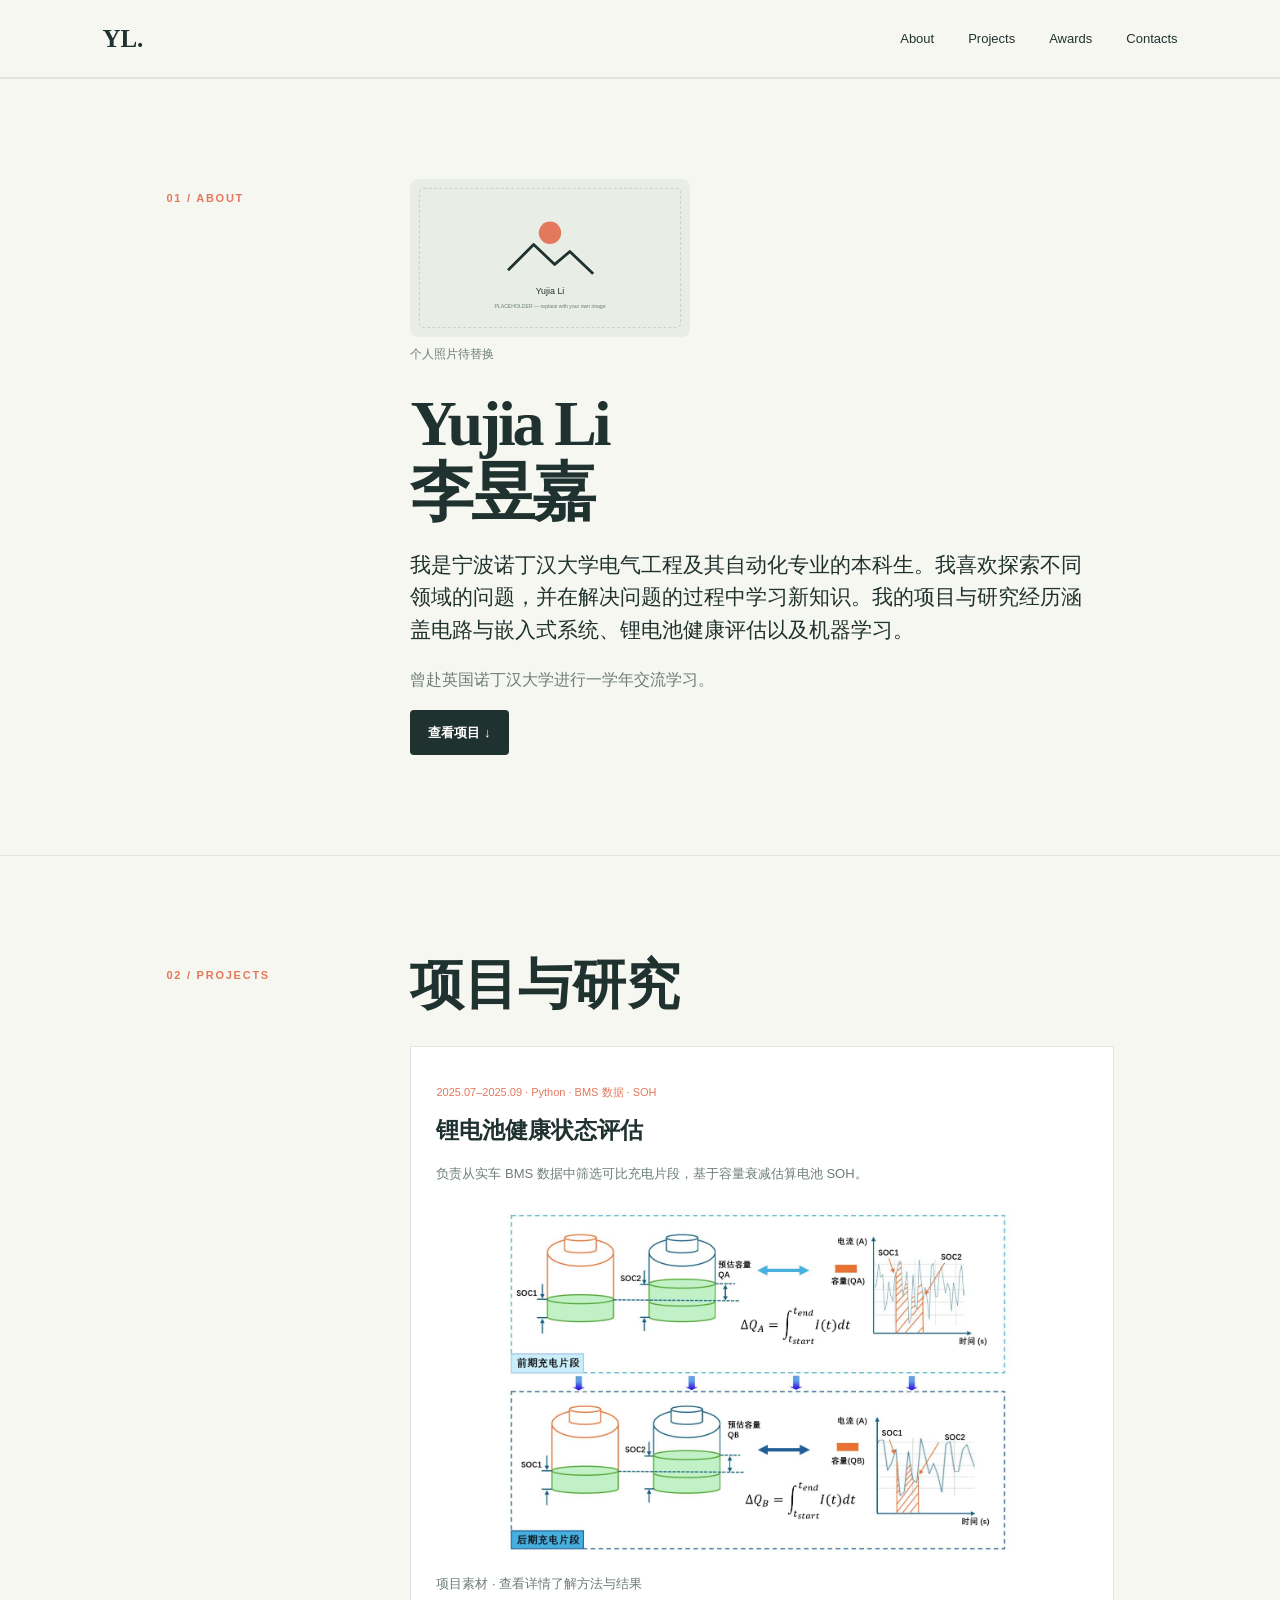
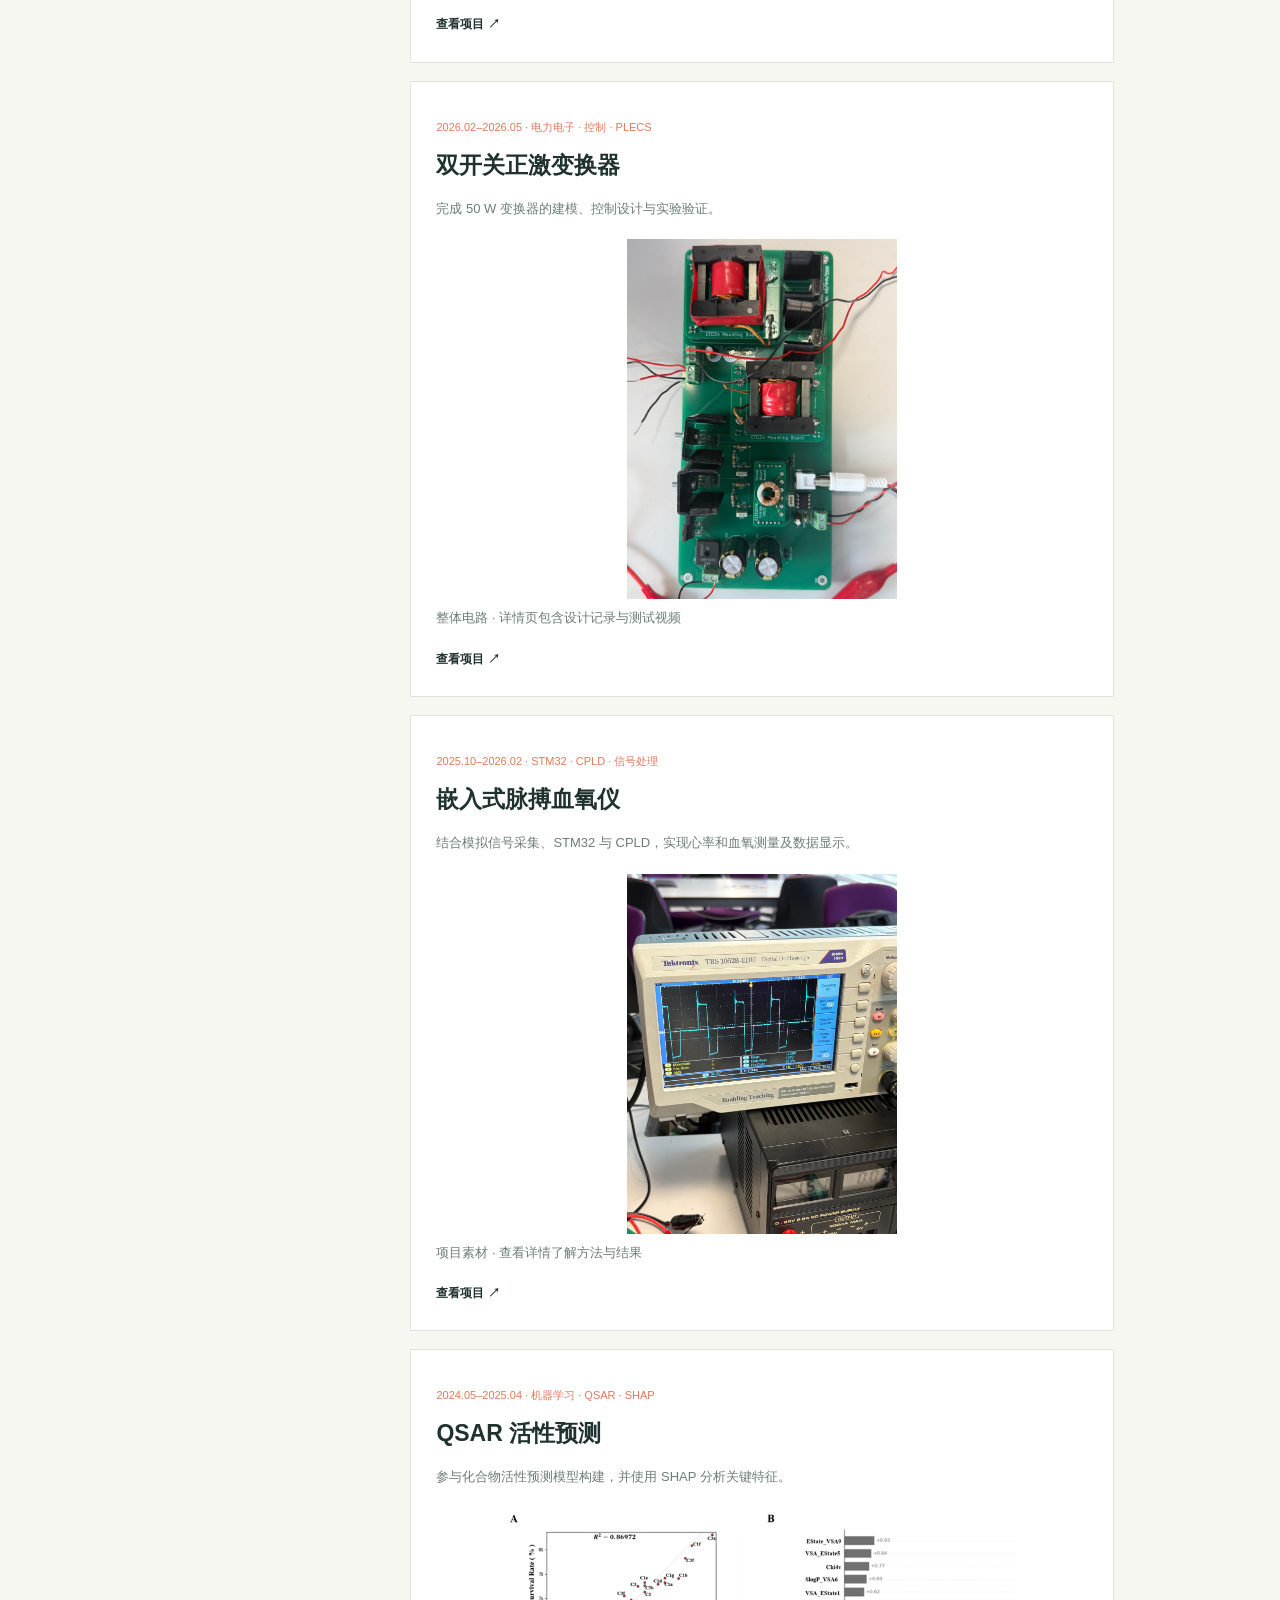
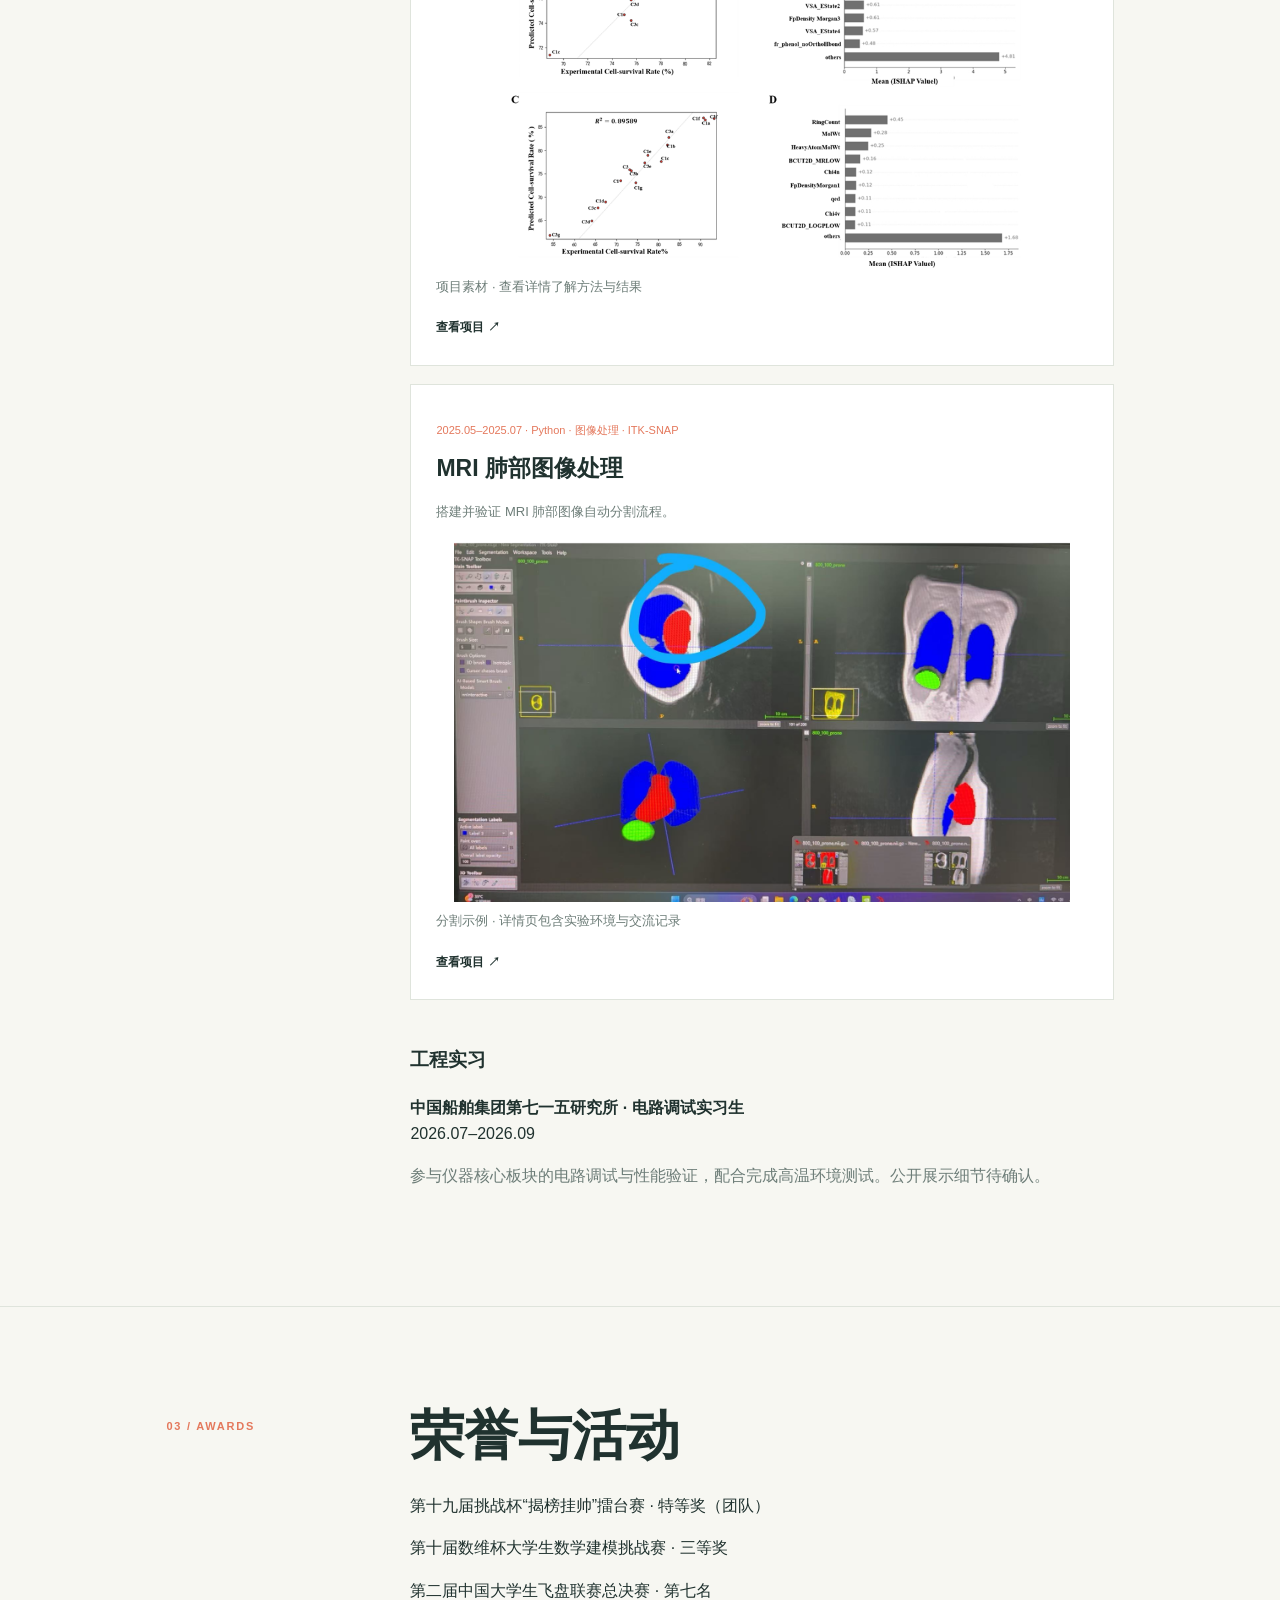
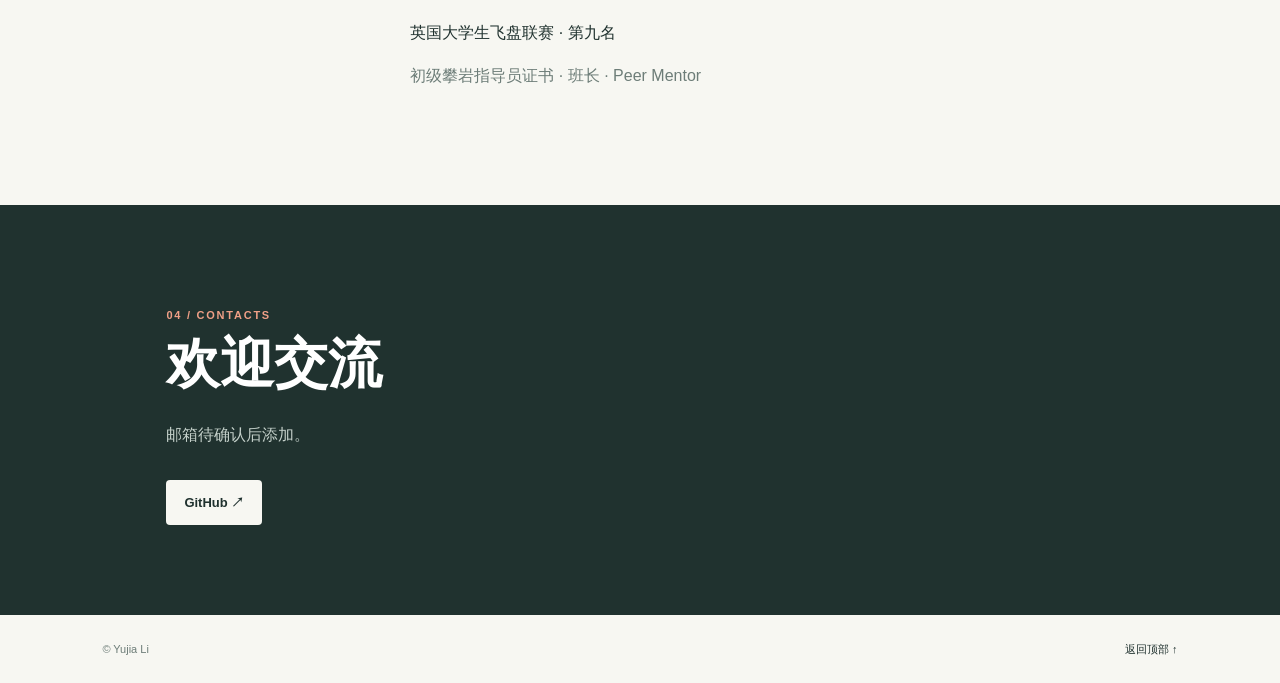
<file: index.html>
<!doctype html><html lang="zh-CN"><head><meta charset="utf-8"><meta name="viewport" content="width=device-width,initial-scale=1"><title>李昱嘉 | Yujia Li</title><link rel="stylesheet" href="assets/style.css"></head><body><header class="topbar"><a class="brand" href="index.html">YL.</a><nav><a href="#about">About</a><a href="#projects">Projects</a><a href="#awards">Awards</a><a href="#contact">Contacts</a></nav></header><main><section class="section" id="about"><div class="section-label">01 / ABOUT</div><div class="section-content"><figure class="profile-media"><img src="assets/profile/cover.svg" alt="个人照片占位示意"><figcaption>个人照片待替换</figcaption></figure><h1 style="font-size:64px">Yujia Li<br>李昱嘉</h1><p class="lead">我是宁波诺丁汉大学电气工程及其自动化专业的本科生。我喜欢探索不同领域的问题，并在解决问题的过程中学习新知识。我的项目与研究经历涵盖电路与嵌入式系统、锂电池健康评估以及机器学习。</p><p class="muted">曾赴英国诺丁汉大学进行一学年交流学习。</p><a class="button primary" href="#projects">查看项目 ↓</a></div></section><section class="section" id="projects"><div class="section-label">02 / PROJECTS</div><div class="section-content"><h2>项目与研究</h2><div class="project-grid"><article class="project-card"><p class="meta">2025.07–2025.09 · Python · BMS 数据 · SOH</p><h3>锂电池健康状态评估</h3><p>负责从实车 BMS 数据中筛选可比充电片段，基于容量衰减估算电池 SOH。</p><a class="cover-link" href="projects/battery-soh.html"><img class="project-cover" src="assets/battery-soh/capacity-method.png" alt="同 SOC 区间充电片段的容量计算示意" loading="lazy"></a><p class="image-caption">项目素材 · 查看详情了解方法与结果</p><a href="projects/battery-soh.html">查看项目 ↗</a></article><article class="project-card"><p class="meta">2026.02–2026.05 · 电力电子 · 控制 · PLECS</p><h3>双开关正激变换器</h3><p>完成 50 W 变换器的建模、控制设计与实验验证。</p><a class="cover-link" href="projects/forward-converter.html"><img class="project-cover" src="assets/forward-converter/overall%20circuit.jpg" alt="变换器整体电路" loading="lazy"></a><p class="image-caption">整体电路 · 详情页包含设计记录与测试视频</p><a href="projects/forward-converter.html">查看项目 ↗</a></article><article class="project-card"><p class="meta">2025.10–2026.02 · STM32 · CPLD · 信号处理</p><h3>嵌入式脉搏血氧仪</h3><p>结合模拟信号采集、STM32 与 CPLD，实现心率和血氧测量及数据显示。</p><a class="cover-link" href="projects/pulse-oximeter.html"><img class="project-cover" src="assets/pulse-oximeter/pulse%20oximeter.jpg" alt="传感器佩戴与原型测试" loading="lazy"></a><p class="image-caption">项目素材 · 查看详情了解方法与结果</p><a href="projects/pulse-oximeter.html">查看项目 ↗</a></article><article class="project-card"><p class="meta">2024.05–2025.04 · 机器学习 · QSAR · SHAP</p><h3>QSAR 活性预测</h3><p>参与化合物活性预测模型构建，并使用 SHAP 分析关键特征。</p><a class="cover-link" href="projects/qsar.html"><img class="project-cover" src="assets/qsar/prediction-shap.png" alt="预测与实验结果对比及 SHAP 特征分析" loading="lazy"></a><p class="image-caption">项目素材 · 查看详情了解方法与结果</p><a href="projects/qsar.html">查看项目 ↗</a></article><article class="project-card"><p class="meta">2025.05–2025.07 · Python · 图像处理 · ITK-SNAP</p><h3>MRI 肺部图像处理</h3><p>搭建并验证 MRI 肺部图像自动分割流程。</p><a class="cover-link" href="projects/mri.html"><img class="project-cover" src="assets/mri/%E5%88%86%E5%89%B2%E7%A4%BA%E4%BE%8B1.png" alt="MRI 图像分割多视图示例" loading="lazy"></a><p class="image-caption">分割示例 · 详情页包含实验环境与交流记录</p><a href="projects/mri.html">查看项目 ↗</a></article></div><h3 style="margin-top:45px">工程实习</h3><p><strong>中国船舶集团第七一五研究所 · 电路调试实习生</strong><br>2026.07–2026.09</p><p class="muted">参与仪器核心板块的电路调试与性能验证，配合完成高温环境测试。公开展示细节待确认。</p></div></section><section class="section" id="awards"><div class="section-label">03 / AWARDS</div><div class="section-content"><h2>荣誉与活动</h2><p>第十九届挑战杯“揭榜挂帅”擂台赛 · 特等奖（团队）</p><p>第十届数维杯大学生数学建模挑战赛 · 三等奖</p><p>第二届中国大学生飞盘联赛总决赛 · 第七名</p><p>英国大学生飞盘联赛 · 第九名</p><p class="muted">初级攀岩指导员证书 · 班长 · Peer Mentor</p></div></section><section class="contact" id="contact"><p class="eyebrow">04 / CONTACTS</p><h2>欢迎交流</h2><p>邮箱待确认后添加。</p><a class="button light" href="https://github.com/yulia247365">GitHub ↗</a></section></main><footer><span>© Yujia Li</span><a href="#about">返回顶部 ↑</a></footer></body></html>
</file>
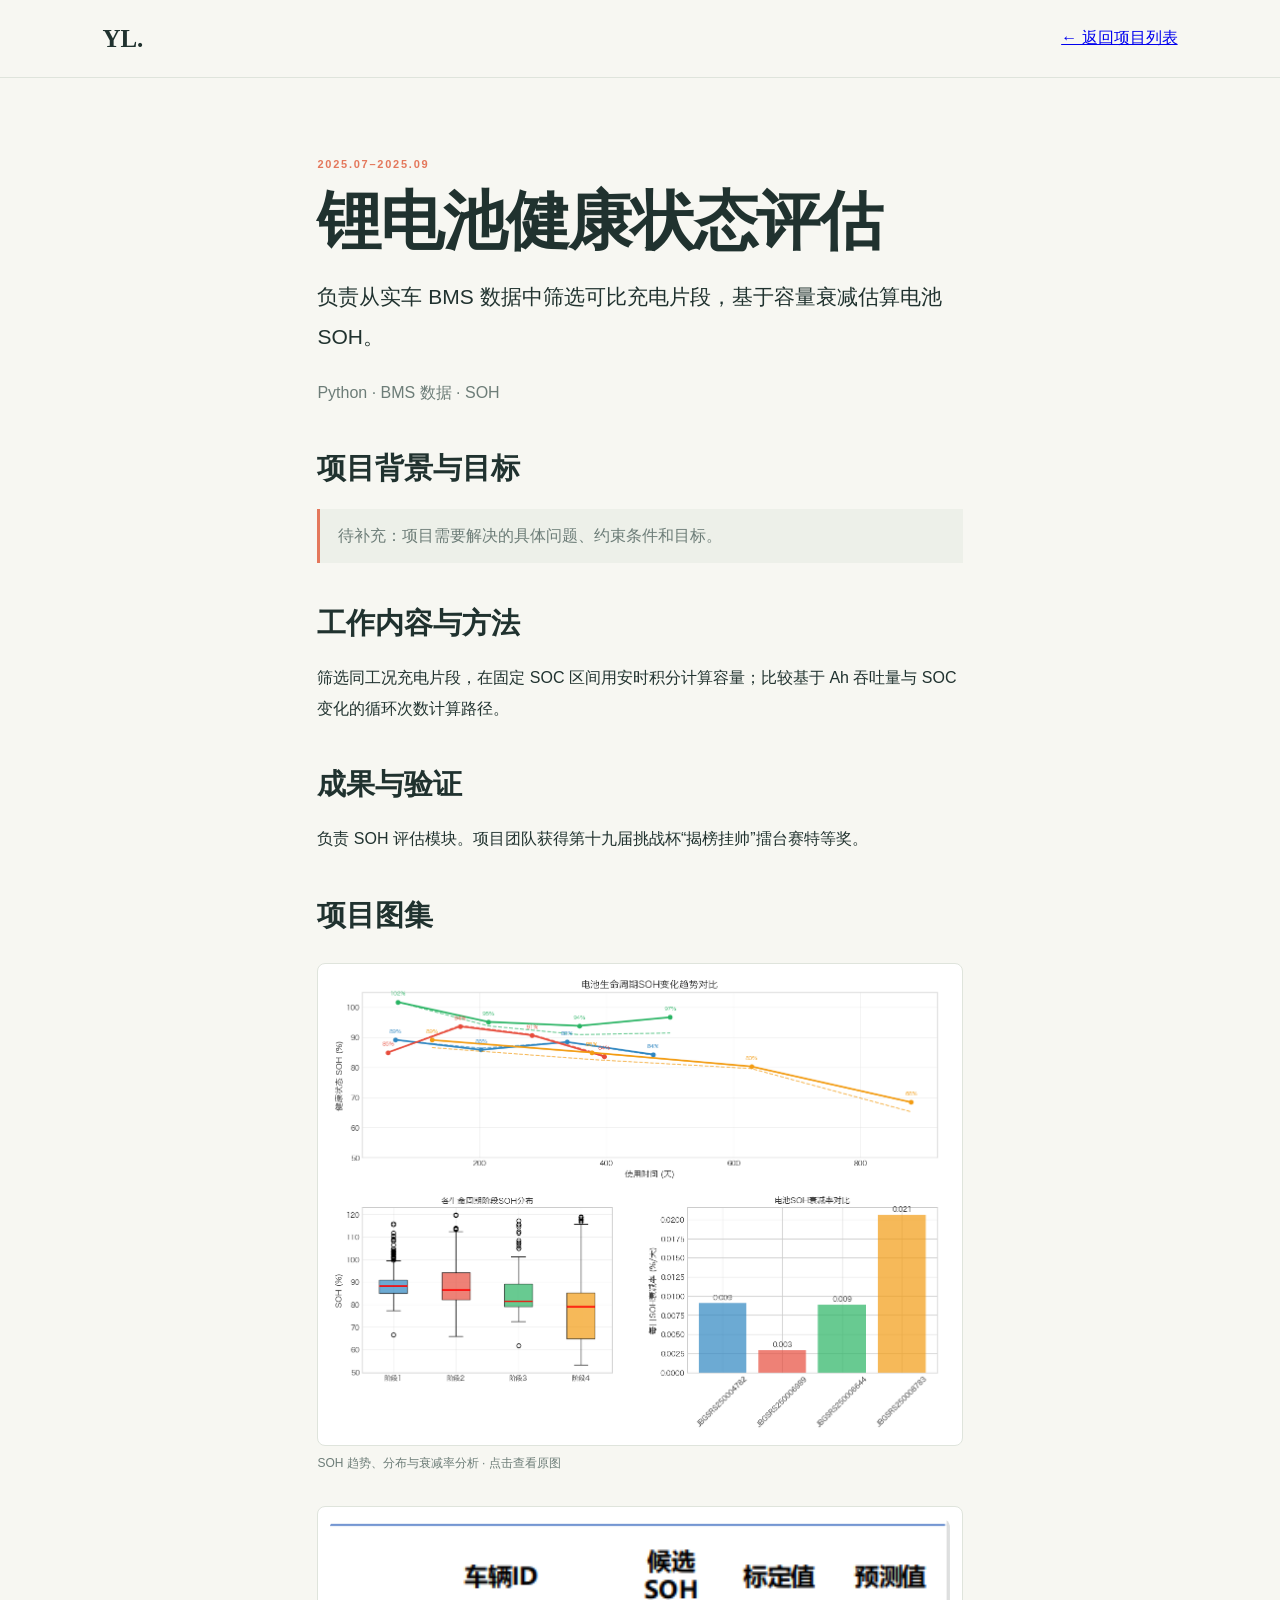
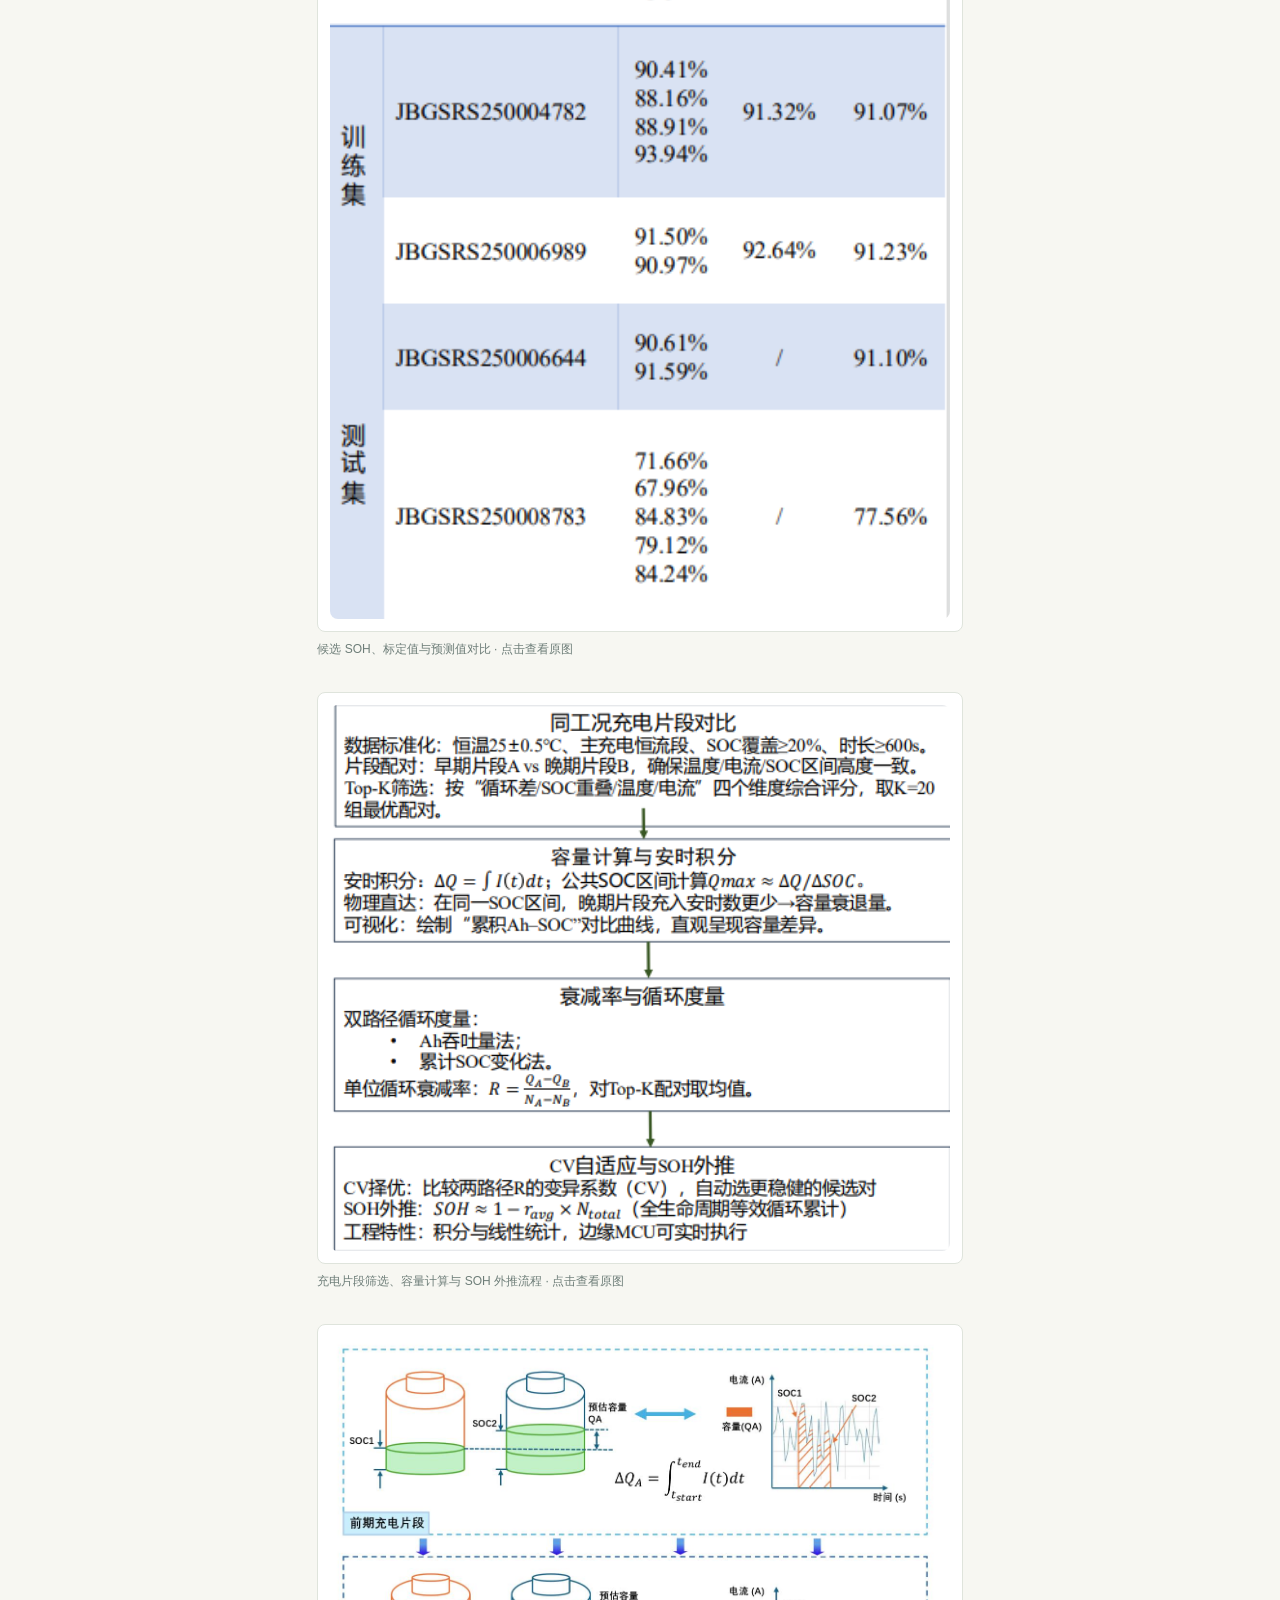
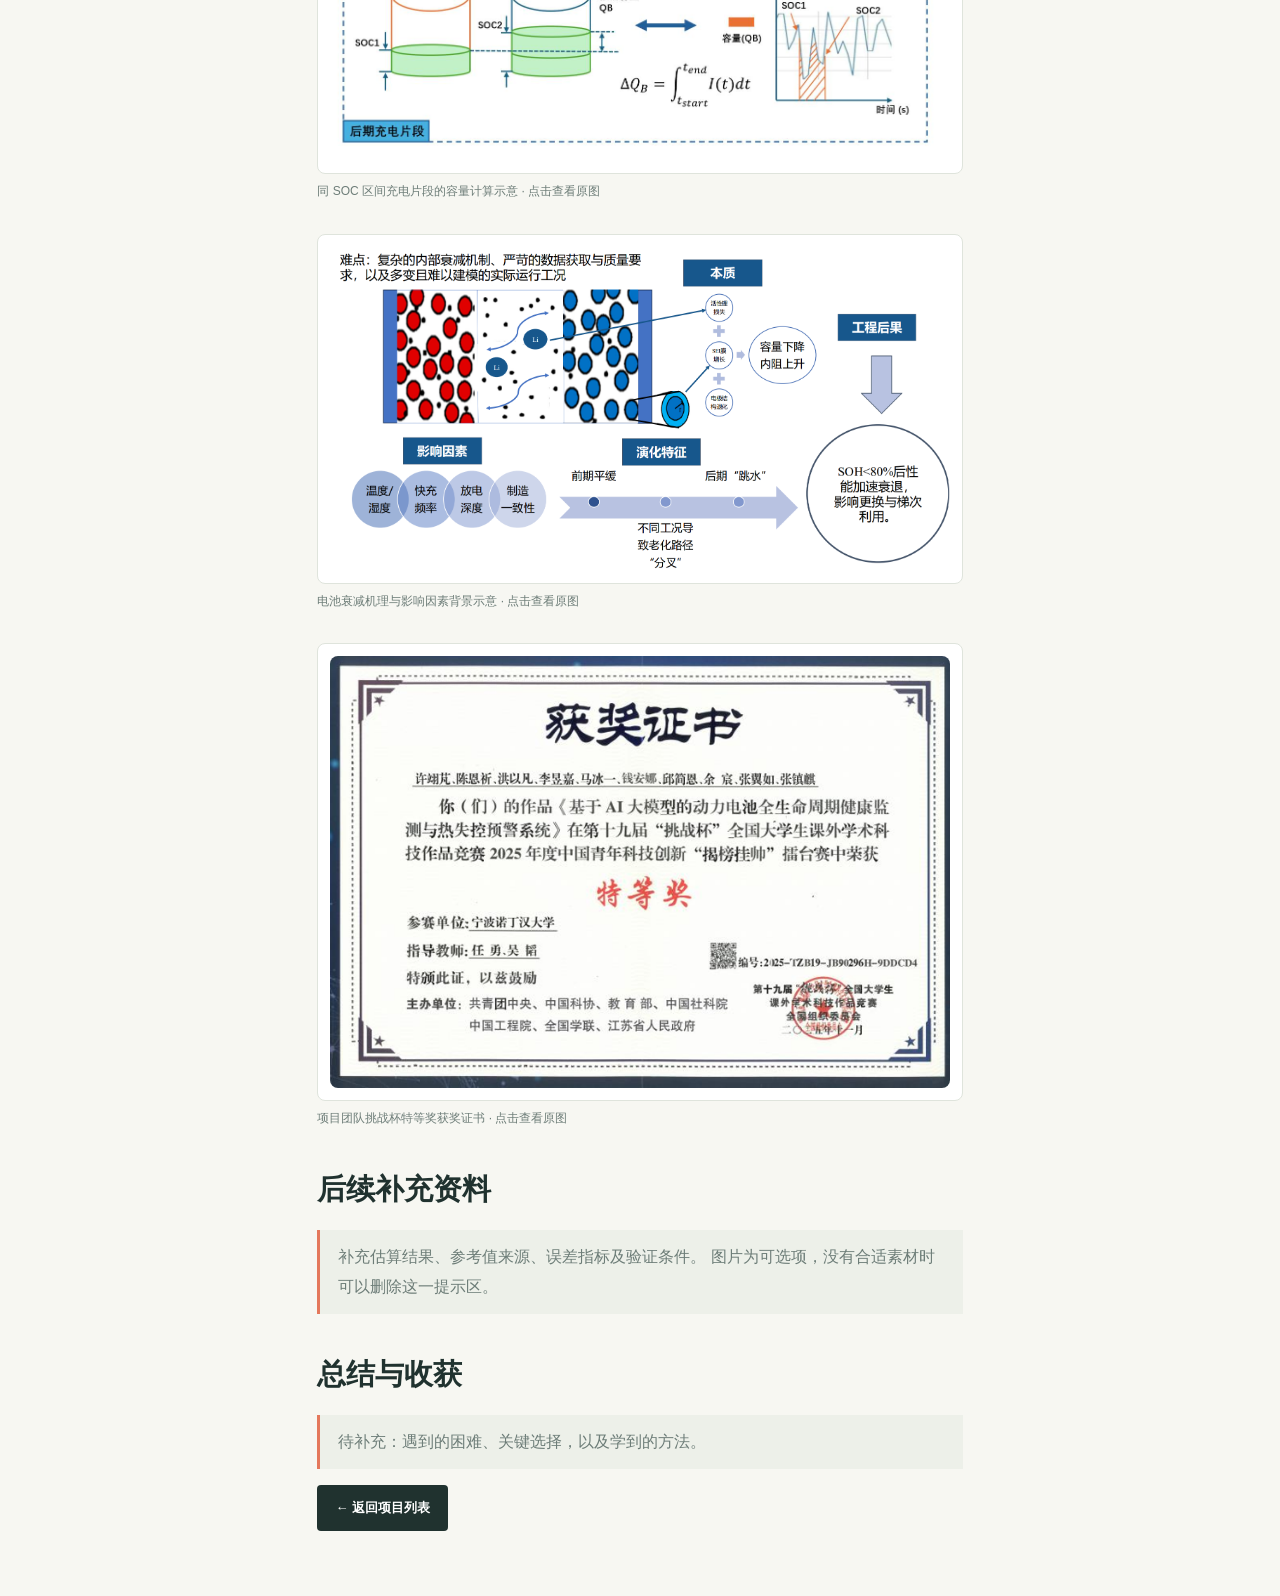
<file: projects/battery-soh.html>
<!doctype html><html lang="zh-CN"><head><meta charset="utf-8"><meta name="viewport" content="width=device-width,initial-scale=1"><title>锂电池健康状态评估 | Yujia Li</title><link rel="stylesheet" href="../assets/style.css"></head><body><header class="topbar"><a class="brand" href="../index.html">YL.</a><a href="../index.html#projects">← 返回项目列表</a></header><main class="detail"><p class="eyebrow">2025.07–2025.09</p><h1>锂电池健康状态评估</h1><p class="lead">负责从实车 BMS 数据中筛选可比充电片段，基于容量衰减估算电池 SOH。</p><p class="muted">Python · BMS 数据 · SOH</p><h2>项目背景与目标</h2><p class="note">待补充：项目需要解决的具体问题、约束条件和目标。</p><h2>工作内容与方法</h2><p>筛选同工况充电片段，在固定 SOC 区间用安时积分计算容量；比较基于 Ah 吞吐量与 SOC 变化的循环次数计算路径。</p><h2>成果与验证</h2><p>负责 SOH 评估模块。项目团队获得第十九届挑战杯“揭榜挂帅”擂台赛特等奖。</p><h2>项目图集</h2><figure class="project-media"><a href="../assets/battery-soh/soh-analysis.png" target="_blank" rel="noopener"><img src="../assets/battery-soh/soh-analysis.png" alt="SOH 趋势、分布与衰减率分析" loading="lazy"></a><figcaption>SOH 趋势、分布与衰减率分析 · 点击查看原图</figcaption></figure><figure class="project-media"><a href="../assets/battery-soh/prediction-table.png" target="_blank" rel="noopener"><img src="../assets/battery-soh/prediction-table.png" alt="候选 SOH、标定值与预测值对比" loading="lazy"></a><figcaption>候选 SOH、标定值与预测值对比 · 点击查看原图</figcaption></figure><figure class="project-media"><a href="../assets/battery-soh/method-flow.png" target="_blank" rel="noopener"><img src="../assets/battery-soh/method-flow.png" alt="充电片段筛选、容量计算与 SOH 外推流程" loading="lazy"></a><figcaption>充电片段筛选、容量计算与 SOH 外推流程 · 点击查看原图</figcaption></figure><figure class="project-media"><a href="../assets/battery-soh/capacity-method.png" target="_blank" rel="noopener"><img src="../assets/battery-soh/capacity-method.png" alt="同 SOC 区间充电片段的容量计算示意" loading="lazy"></a><figcaption>同 SOC 区间充电片段的容量计算示意 · 点击查看原图</figcaption></figure><figure class="project-media"><a href="../assets/battery-soh/aging-background.png" target="_blank" rel="noopener"><img src="../assets/battery-soh/aging-background.png" alt="电池衰减机理与影响因素背景示意" loading="lazy"></a><figcaption>电池衰减机理与影响因素背景示意 · 点击查看原图</figcaption></figure><figure class="project-media"><a href="../assets/battery-soh/award-certificate.png" target="_blank" rel="noopener"><img src="../assets/battery-soh/award-certificate.png" alt="项目团队挑战杯特等奖获奖证书" loading="lazy"></a><figcaption>项目团队挑战杯特等奖获奖证书 · 点击查看原图</figcaption></figure><h2>后续补充资料</h2><p class="note">补充估算结果、参考值来源、误差指标及验证条件。 图片为可选项，没有合适素材时可以删除这一提示区。</p><h2>总结与收获</h2><p class="note">待补充：遇到的困难、关键选择，以及学到的方法。</p><a class="button primary" href="../index.html#projects">← 返回项目列表</a></main></body></html>
</file>
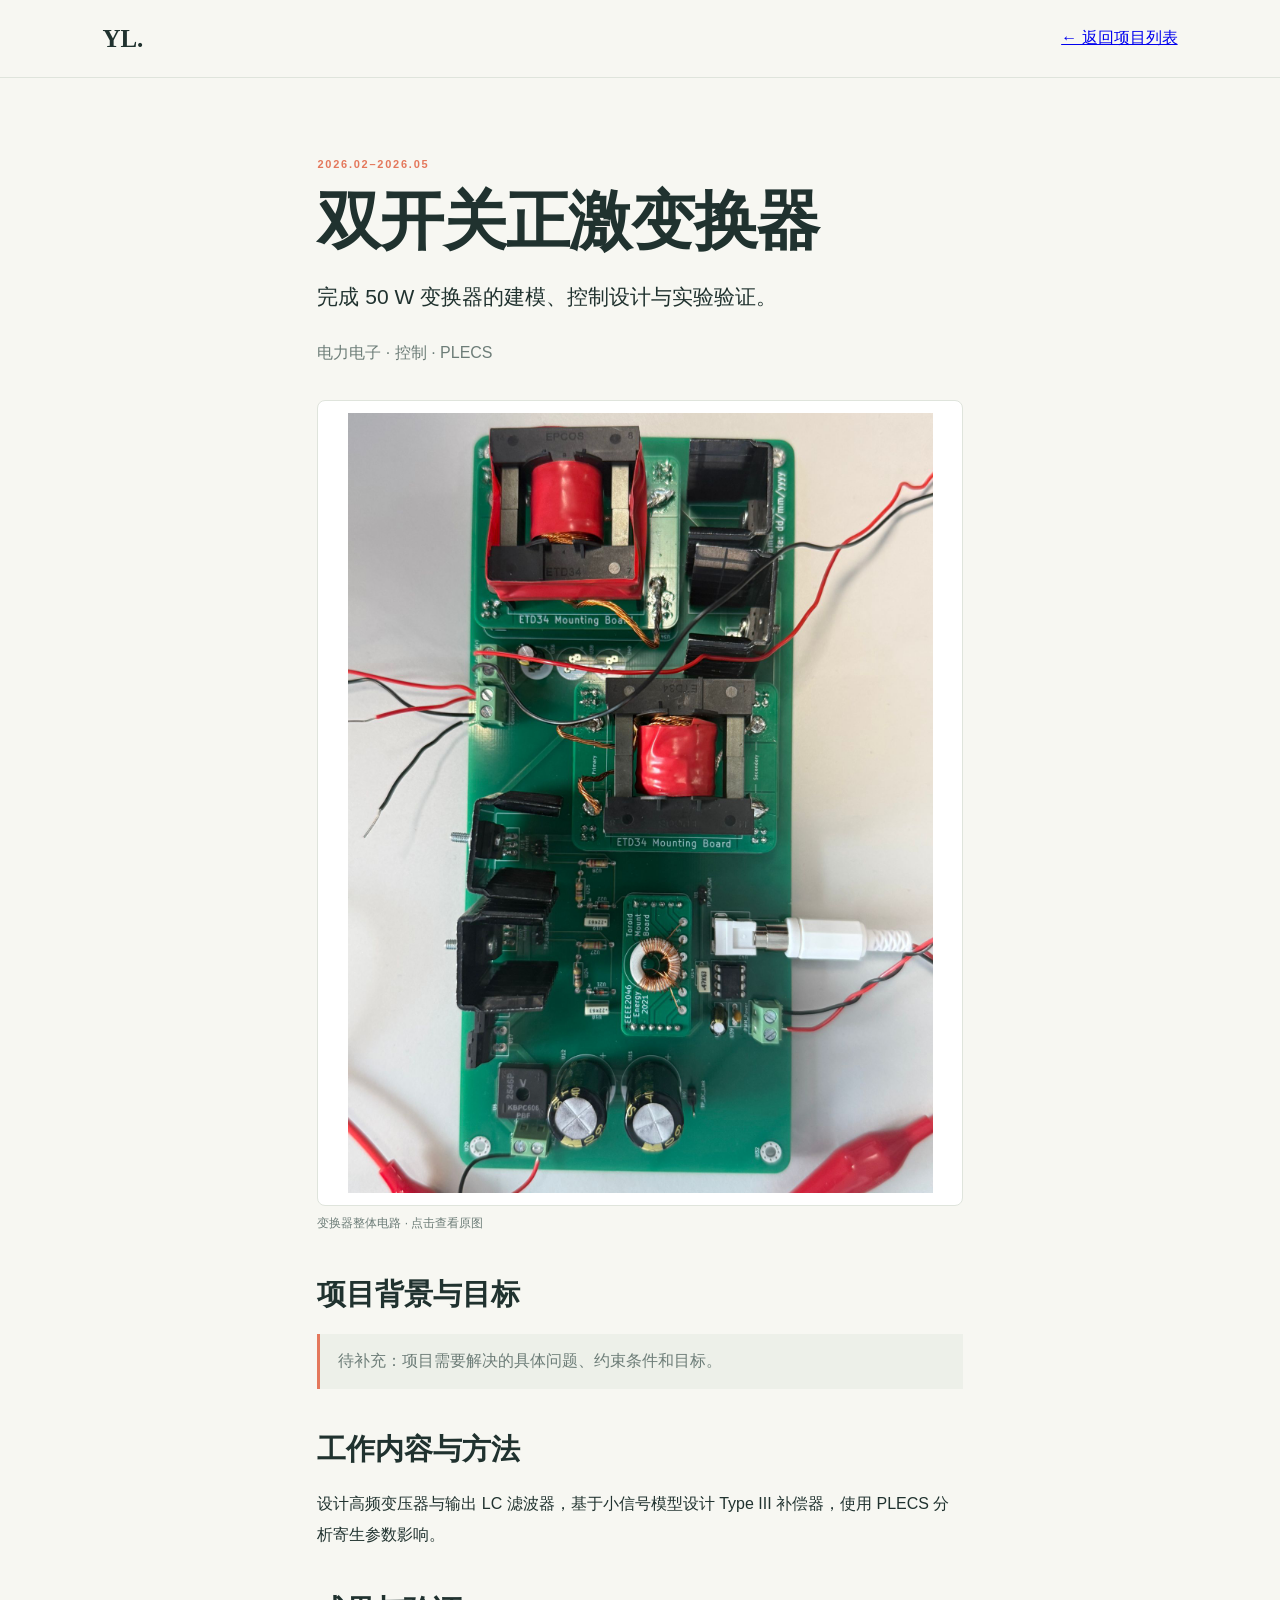
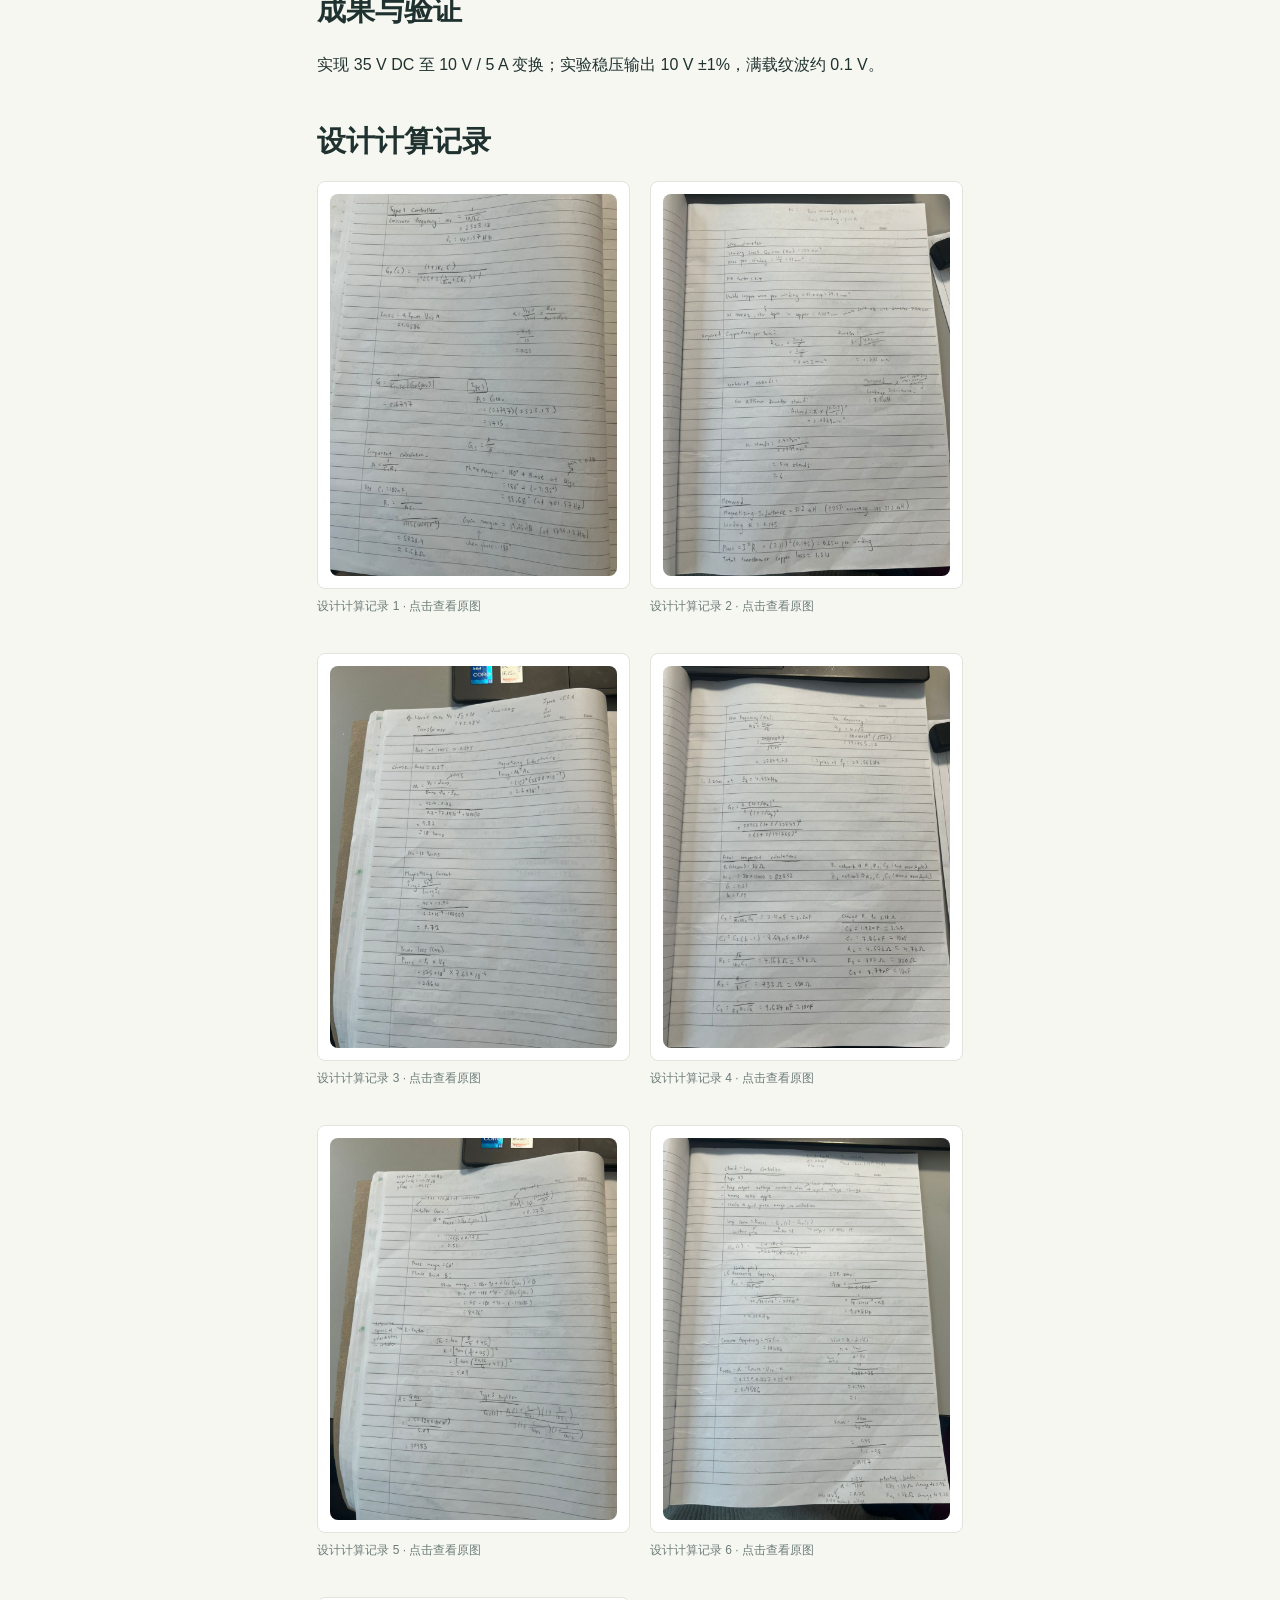
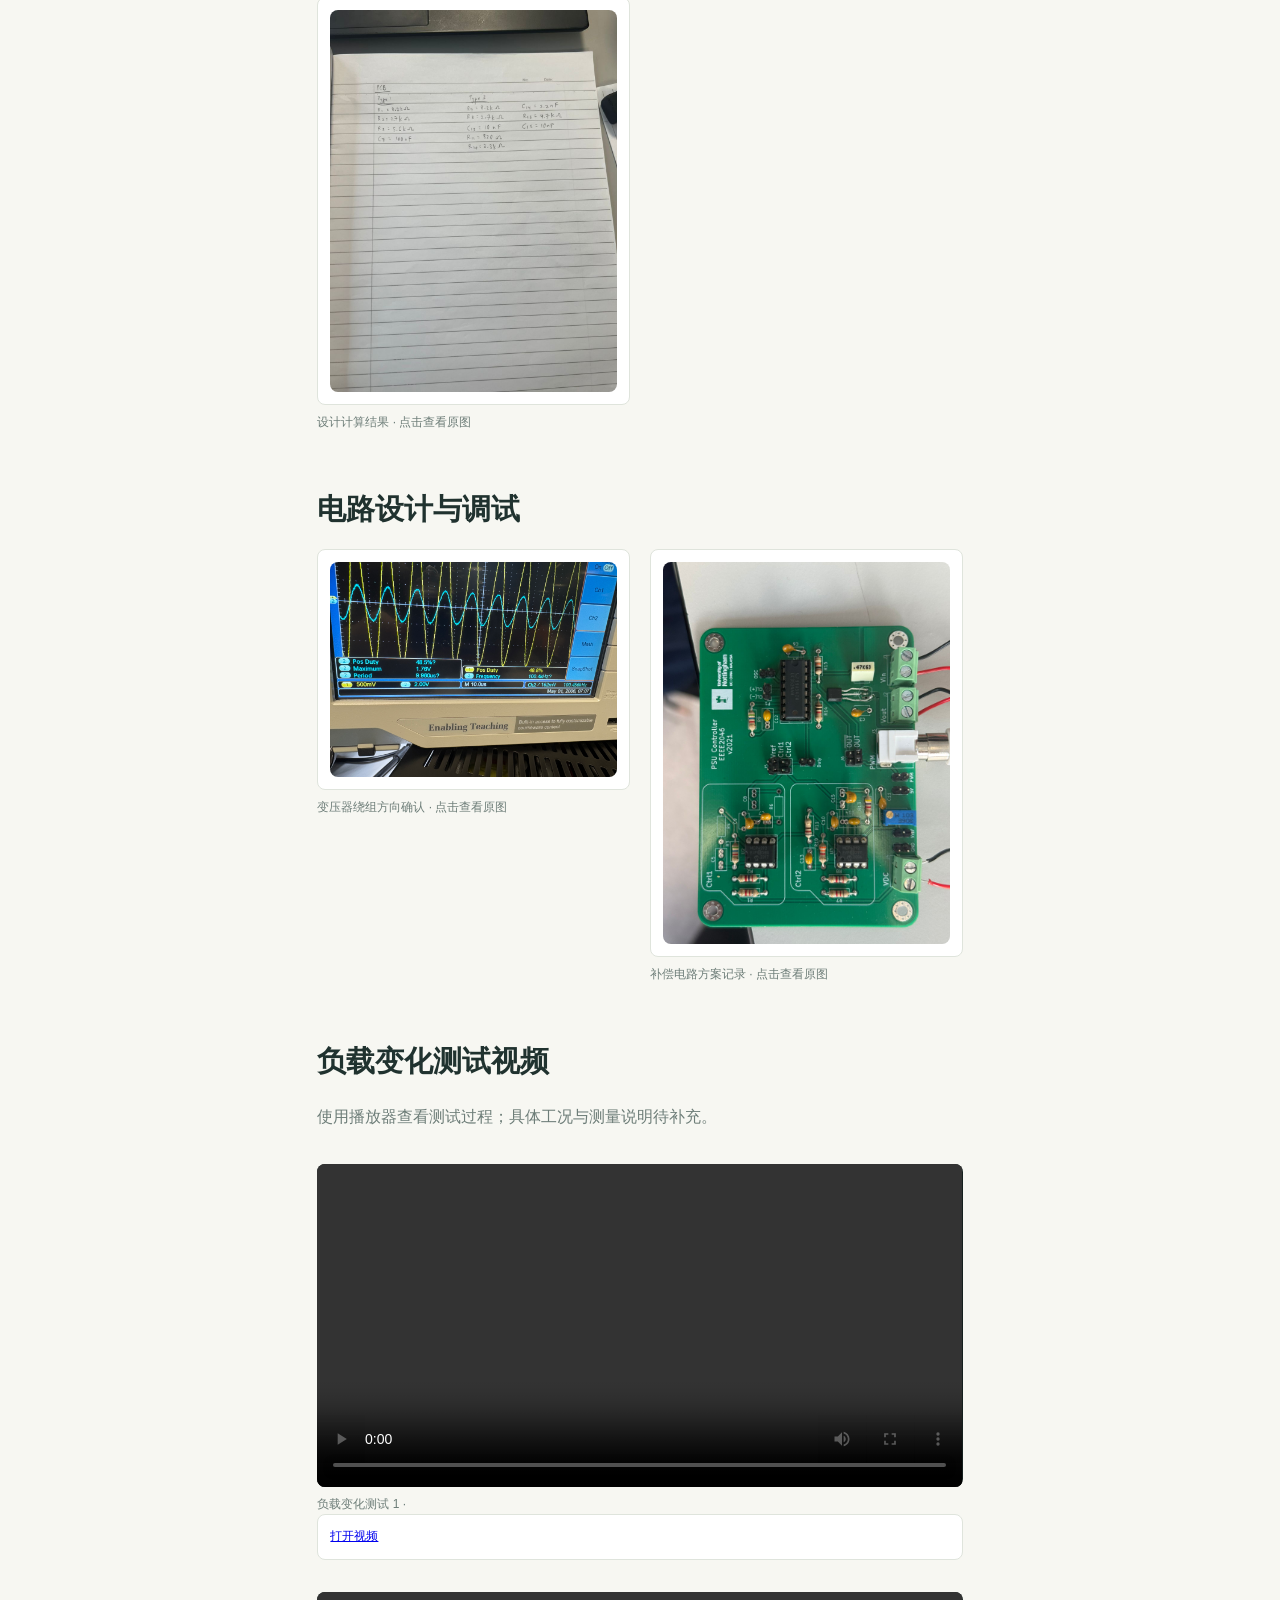
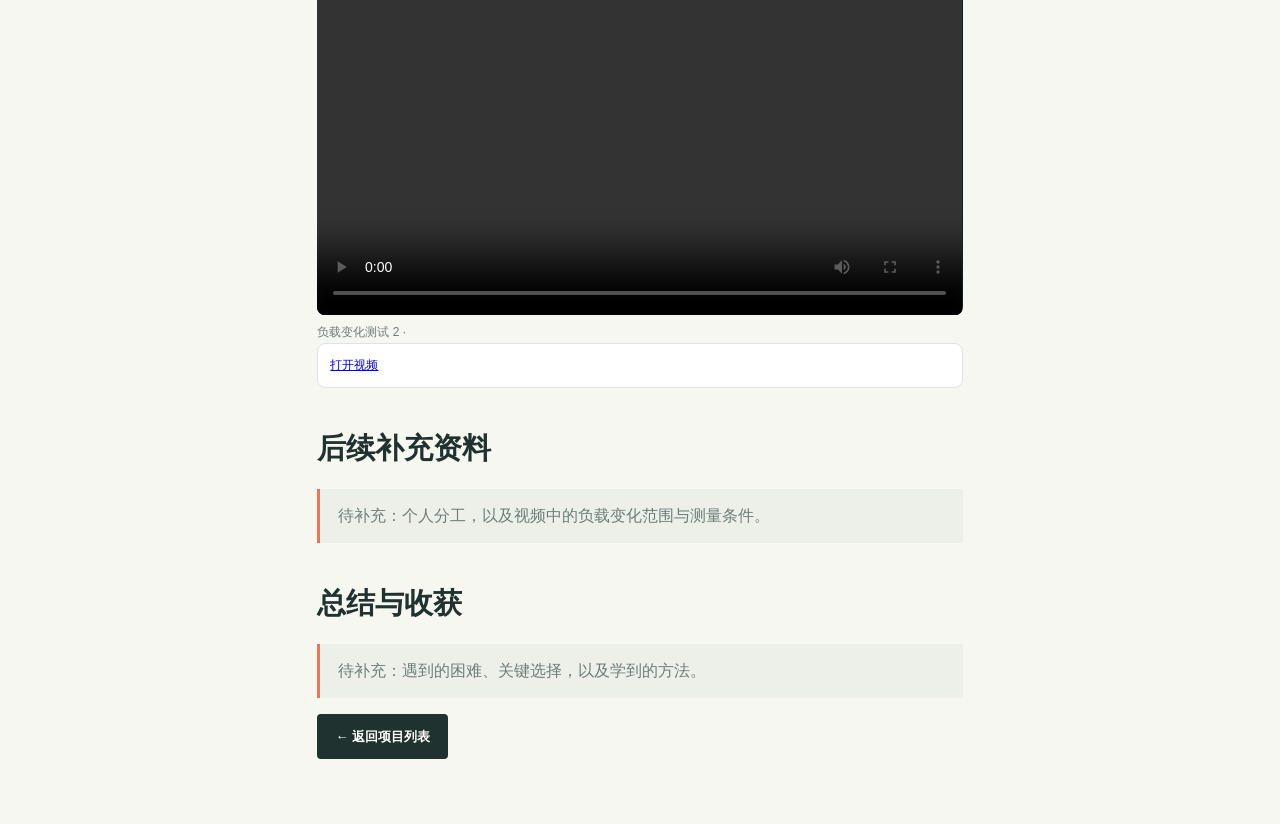
<file: projects/forward-converter.html>
<!doctype html><html lang="zh-CN"><head><meta charset="utf-8"><meta name="viewport" content="width=device-width,initial-scale=1"><title>双开关正激变换器 | Yujia Li</title><link rel="stylesheet" href="../assets/style.css"></head><body><header class="topbar"><a class="brand" href="../index.html">YL.</a><a href="../index.html#projects">← 返回项目列表</a></header><main class="detail"><p class="eyebrow">2026.02–2026.05</p><h1>双开关正激变换器</h1><p class="lead">完成 50 W 变换器的建模、控制设计与实验验证。</p><p class="muted">电力电子 · 控制 · PLECS</p><figure class="project-media"><a href="../assets/forward-converter/overall%20circuit.jpg" target="_blank" rel="noopener"><img src="../assets/forward-converter/overall%20circuit.jpg" alt="变换器整体电路" loading="lazy"></a><figcaption>变换器整体电路 · 点击查看原图</figcaption></figure><h2>项目背景与目标</h2><p class="note">待补充：项目需要解决的具体问题、约束条件和目标。</p><h2>工作内容与方法</h2><p>设计高频变压器与输出 LC 滤波器，基于小信号模型设计 Type III 补偿器，使用 PLECS 分析寄生参数影响。</p><h2>成果与验证</h2><p>实现 35 V DC 至 10 V / 5 A 变换；实验稳压输出 10 V ±1%，满载纹波约 0.1 V。</p><section class="media-section"><h2>设计计算记录</h2><div class="media-grid"><figure class="project-media"><a href="../assets/forward-converter/calculation.jpg" target="_blank" rel="noopener"><img src="../assets/forward-converter/calculation.jpg" alt="设计计算记录 1" loading="lazy"></a><figcaption>设计计算记录 1 · 点击查看原图</figcaption></figure><figure class="project-media"><a href="../assets/forward-converter/calculation%20%282%29.jpg" target="_blank" rel="noopener"><img src="../assets/forward-converter/calculation%20%282%29.jpg" alt="设计计算记录 2" loading="lazy"></a><figcaption>设计计算记录 2 · 点击查看原图</figcaption></figure><figure class="project-media"><a href="../assets/forward-converter/calculation%20%283%29.jpg" target="_blank" rel="noopener"><img src="../assets/forward-converter/calculation%20%283%29.jpg" alt="设计计算记录 3" loading="lazy"></a><figcaption>设计计算记录 3 · 点击查看原图</figcaption></figure><figure class="project-media"><a href="../assets/forward-converter/calculation%20%284%29.jpg" target="_blank" rel="noopener"><img src="../assets/forward-converter/calculation%20%284%29.jpg" alt="设计计算记录 4" loading="lazy"></a><figcaption>设计计算记录 4 · 点击查看原图</figcaption></figure><figure class="project-media"><a href="../assets/forward-converter/calculation%20%285%29.jpg" target="_blank" rel="noopener"><img src="../assets/forward-converter/calculation%20%285%29.jpg" alt="设计计算记录 5" loading="lazy"></a><figcaption>设计计算记录 5 · 点击查看原图</figcaption></figure><figure class="project-media"><a href="../assets/forward-converter/calculation%20%286%29.jpg" target="_blank" rel="noopener"><img src="../assets/forward-converter/calculation%20%286%29.jpg" alt="设计计算记录 6" loading="lazy"></a><figcaption>设计计算记录 6 · 点击查看原图</figcaption></figure><figure class="project-media"><a href="../assets/forward-converter/calculation%20final%20result.jpg" target="_blank" rel="noopener"><img src="../assets/forward-converter/calculation%20final%20result.jpg" alt="设计计算结果" loading="lazy"></a><figcaption>设计计算结果 · 点击查看原图</figcaption></figure></div></section><section class="media-section"><h2>电路设计与调试</h2><div class="media-grid"><figure class="project-media"><a href="../assets/forward-converter/confirmation%20of%20transformer%20winding%20direction.jpg" target="_blank" rel="noopener"><img src="../assets/forward-converter/confirmation%20of%20transformer%20winding%20direction.jpg" alt="变压器绕组方向确认" loading="lazy"></a><figcaption>变压器绕组方向确认 · 点击查看原图</figcaption></figure><figure class="project-media"><a href="../assets/forward-converter/control%20type1%20and%203%20choose%20circuit.jpg" target="_blank" rel="noopener"><img src="../assets/forward-converter/control%20type1%20and%203%20choose%20circuit.jpg" alt="补偿电路方案记录" loading="lazy"></a><figcaption>补偿电路方案记录 · 点击查看原图</figcaption></figure></div></section><section class="media-section"><h2>负载变化测试视频</h2><p class="muted">使用播放器查看测试过程；具体工况与测量说明待补充。</p><figure class="project-media"><video controls playsinline preload="metadata"><source src="../assets/forward-converter/forward%20convertor%20change%20load.mp4" type="video/mp4">浏览器不支持视频播放，请使用下方链接。</video><figcaption>负载变化测试 1 · <a href="../assets/forward-converter/forward%20convertor%20change%20load.mp4" target="_blank" rel="noopener">打开视频</a></figcaption></figure><figure class="project-media"><video controls playsinline preload="metadata"><source src="../assets/forward-converter/forward%20convertor%20change%20load%20%282%29.mp4" type="video/mp4">浏览器不支持视频播放，请使用下方链接。</video><figcaption>负载变化测试 2 · <a href="../assets/forward-converter/forward%20convertor%20change%20load%20%282%29.mp4" target="_blank" rel="noopener">打开视频</a></figcaption></figure></section><h2>后续补充资料</h2><p class="note">待补充：个人分工，以及视频中的负载变化范围与测量条件。</p><h2>总结与收获</h2><p class="note">待补充：遇到的困难、关键选择，以及学到的方法。</p><a class="button primary" href="../index.html#projects">← 返回项目列表</a></main></body></html>
</file>
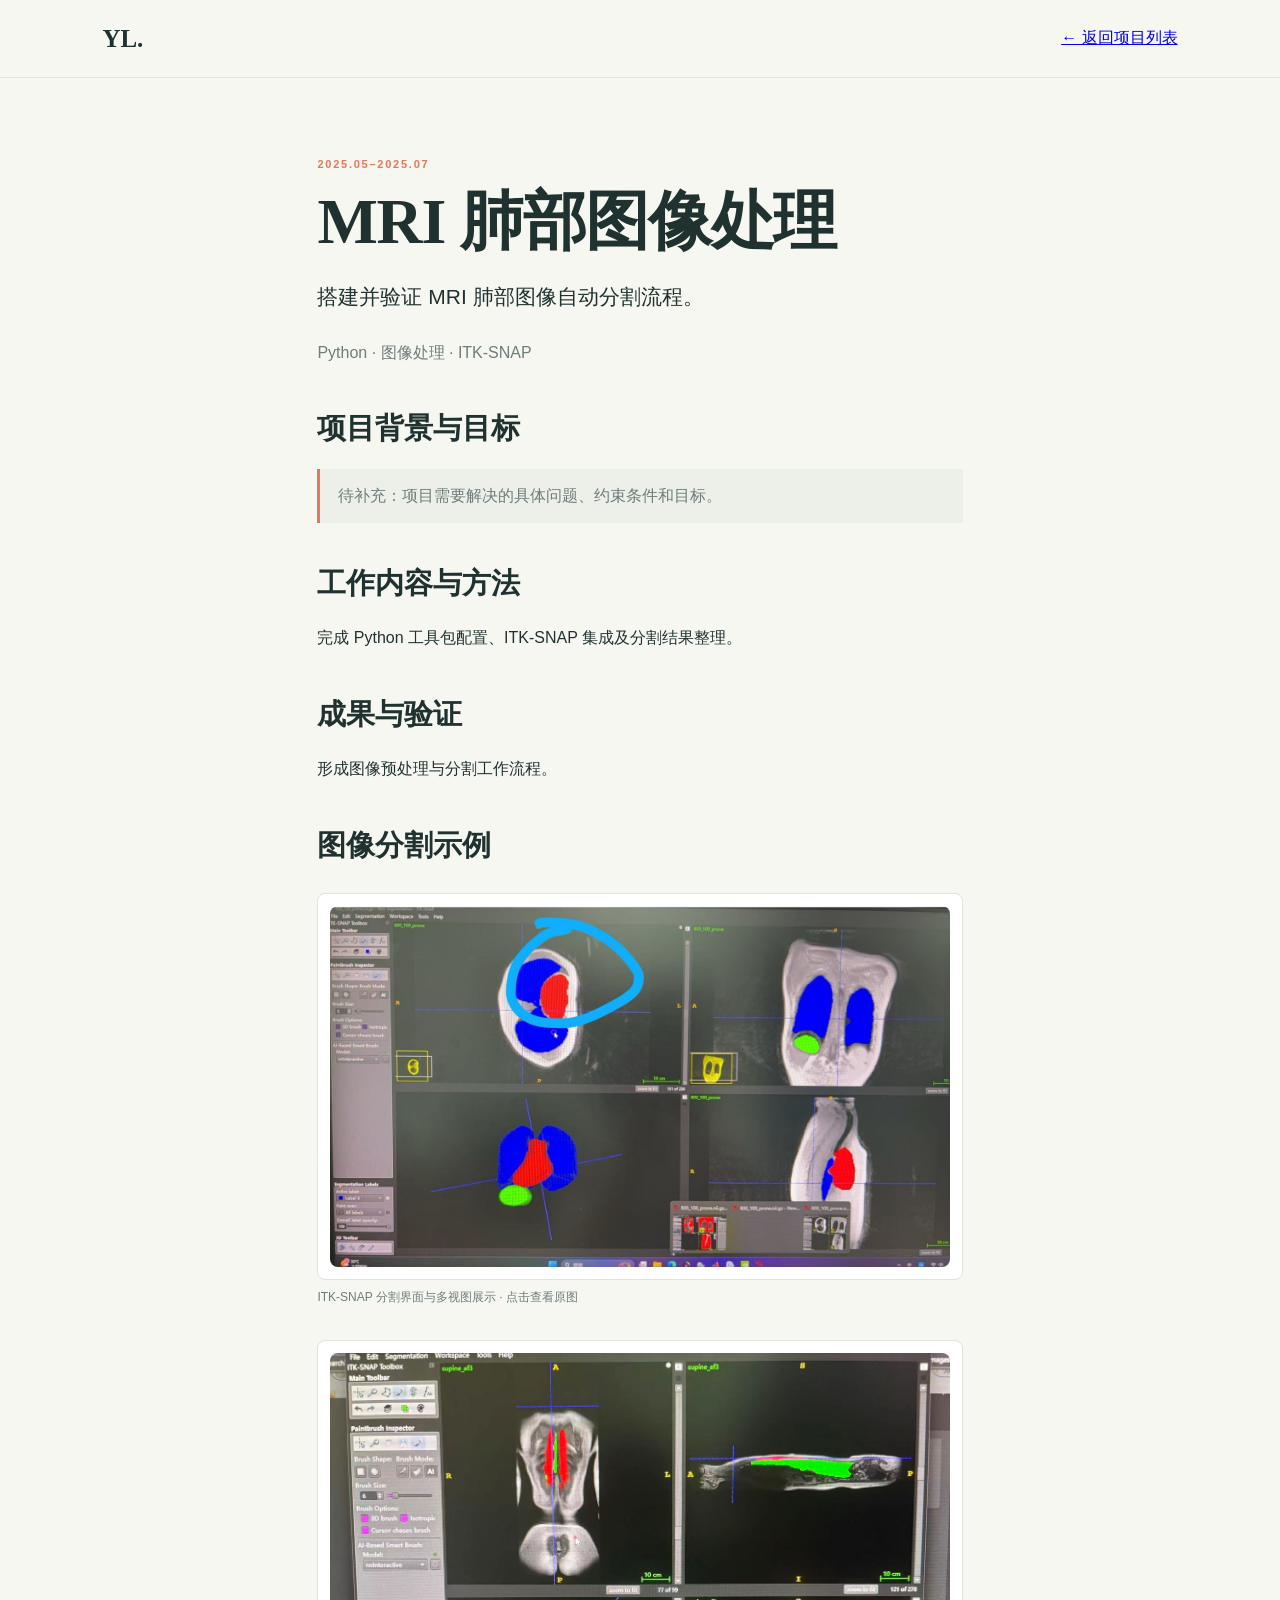
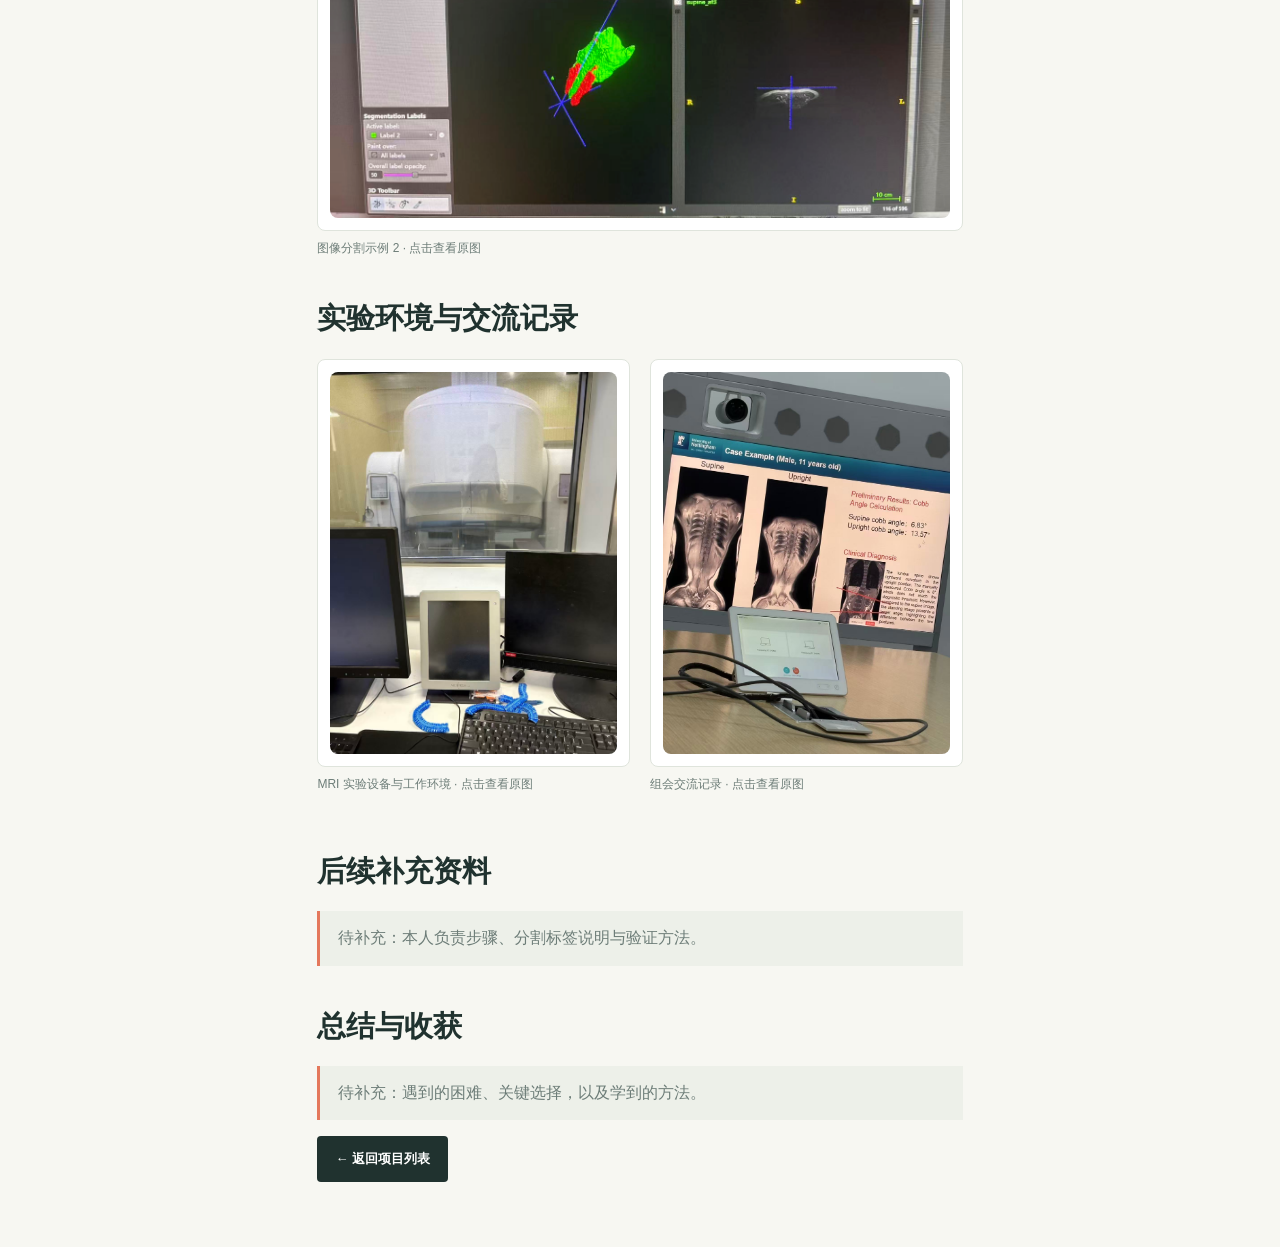
<file: projects/mri.html>
<!doctype html><html lang="zh-CN"><head><meta charset="utf-8"><meta name="viewport" content="width=device-width,initial-scale=1"><title>MRI 肺部图像处理 | Yujia Li</title><link rel="stylesheet" href="../assets/style.css"></head><body><header class="topbar"><a class="brand" href="../index.html">YL.</a><a href="../index.html#projects">← 返回项目列表</a></header><main class="detail"><p class="eyebrow">2025.05–2025.07</p><h1>MRI 肺部图像处理</h1><p class="lead">搭建并验证 MRI 肺部图像自动分割流程。</p><p class="muted">Python · 图像处理 · ITK-SNAP</p><h2>项目背景与目标</h2><p class="note">待补充：项目需要解决的具体问题、约束条件和目标。</p><h2>工作内容与方法</h2><p>完成 Python 工具包配置、ITK-SNAP 集成及分割结果整理。</p><h2>成果与验证</h2><p>形成图像预处理与分割工作流程。</p><section class="media-section"><h2>图像分割示例</h2><figure class="project-media"><a href="../assets/mri/%E5%88%86%E5%89%B2%E7%A4%BA%E4%BE%8B1.png" target="_blank" rel="noopener"><img src="../assets/mri/%E5%88%86%E5%89%B2%E7%A4%BA%E4%BE%8B1.png" alt="ITK-SNAP 分割界面与多视图展示" loading="lazy"></a><figcaption>ITK-SNAP 分割界面与多视图展示 · 点击查看原图</figcaption></figure><figure class="project-media"><a href="../assets/mri/%E5%88%86%E5%89%B2%E7%A4%BA%E4%BE%8B2.png" target="_blank" rel="noopener"><img src="../assets/mri/%E5%88%86%E5%89%B2%E7%A4%BA%E4%BE%8B2.png" alt="图像分割示例 2" loading="lazy"></a><figcaption>图像分割示例 2 · 点击查看原图</figcaption></figure></section><section class="media-section"><h2>实验环境与交流记录</h2><div class="media-grid"><figure class="project-media"><a href="../assets/mri/%E5%AE%9E%E7%89%A9%E5%9B%BE.jpg" target="_blank" rel="noopener"><img src="../assets/mri/%E5%AE%9E%E7%89%A9%E5%9B%BE.jpg" alt="MRI 实验设备与工作环境" loading="lazy"></a><figcaption>MRI 实验设备与工作环境 · 点击查看原图</figcaption></figure><figure class="project-media"><a href="../assets/mri/%E7%BB%84%E4%BC%9A.png" target="_blank" rel="noopener"><img src="../assets/mri/%E7%BB%84%E4%BC%9A.png" alt="组会交流记录" loading="lazy"></a><figcaption>组会交流记录 · 点击查看原图</figcaption></figure></div></section><h2>后续补充资料</h2><p class="note">待补充：本人负责步骤、分割标签说明与验证方法。</p><h2>总结与收获</h2><p class="note">待补充：遇到的困难、关键选择，以及学到的方法。</p><a class="button primary" href="../index.html#projects">← 返回项目列表</a></main></body></html>
</file>
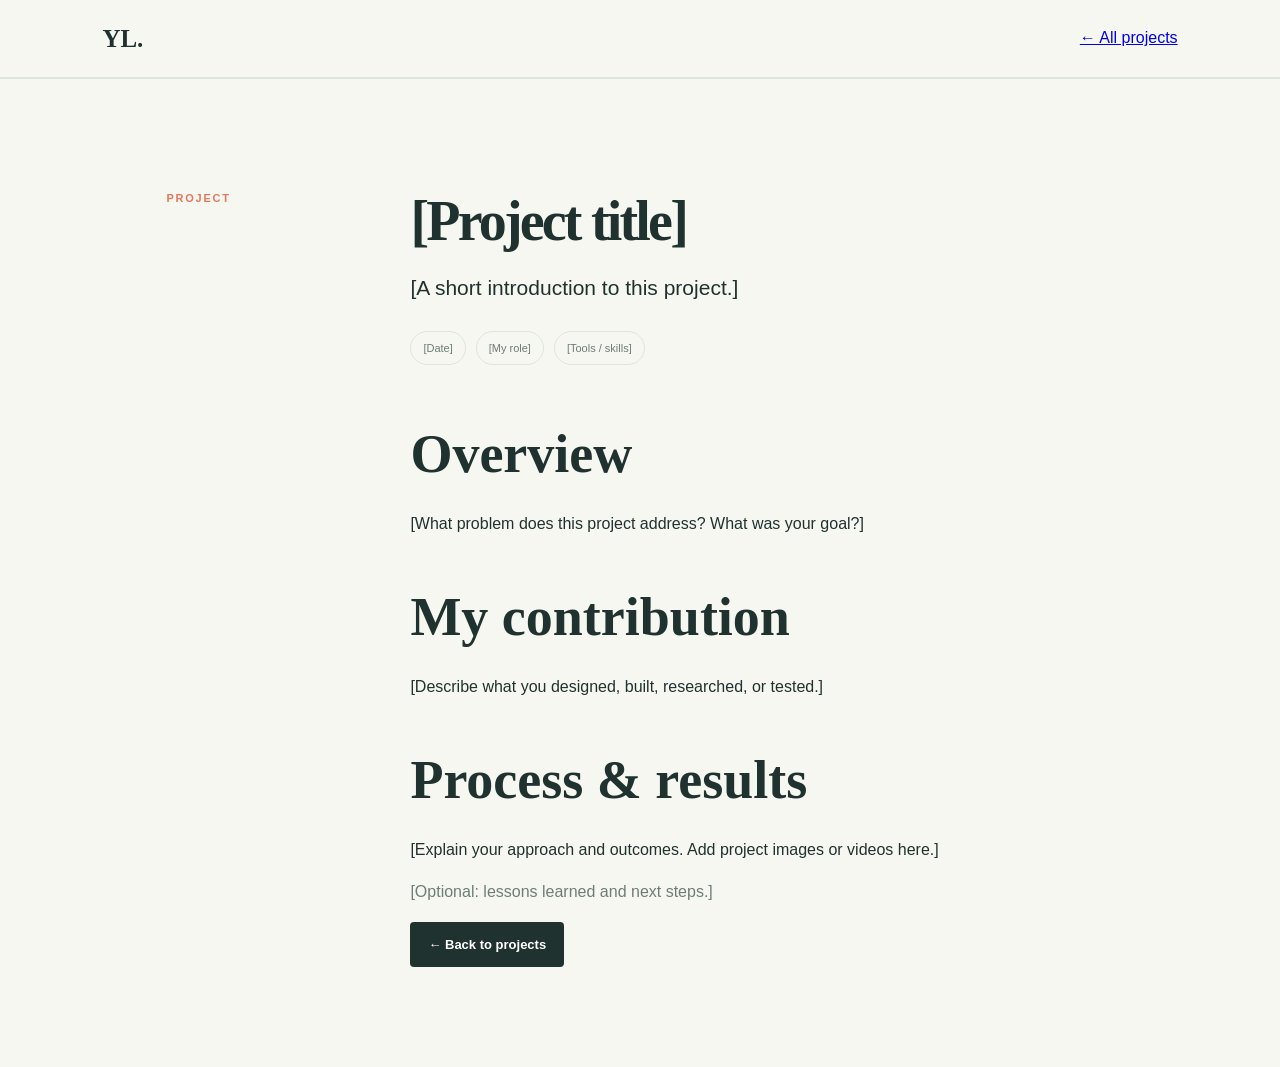
<file: projects/project-one.html>
<!doctype html><html lang="en"><head><meta charset="utf-8"><meta name="viewport" content="width=device-width,initial-scale=1"><title>[Project title] · Yujia Li</title><link rel="stylesheet" href="../assets/style.css"></head><body><header class="topbar"><a class="brand" href="../index.html">YL.</a><a href="../index.html#projects">← All projects</a></header><main><section class="section"><div class="section-label">PROJECT</div><div class="section-content"><h1 style="font-size:56px">[Project title]</h1><p class="lead">[A short introduction to this project.]</p><div class="tag-list"><span>[Date]</span><span>[My role]</span><span>[Tools / skills]</span></div><h2 style="margin-top:60px">Overview</h2><p>[What problem does this project address? What was your goal?]</p><h2 style="margin-top:50px">My contribution</h2><p>[Describe what you designed, built, researched, or tested.]</p><h2 style="margin-top:50px">Process &amp; results</h2><p>[Explain your approach and outcomes. Add project images or videos here.]</p><p class="muted">[Optional: lessons learned and next steps.]</p><a class="button primary" href="../index.html#projects">← Back to projects</a></div></section></main></body></html>
</file>
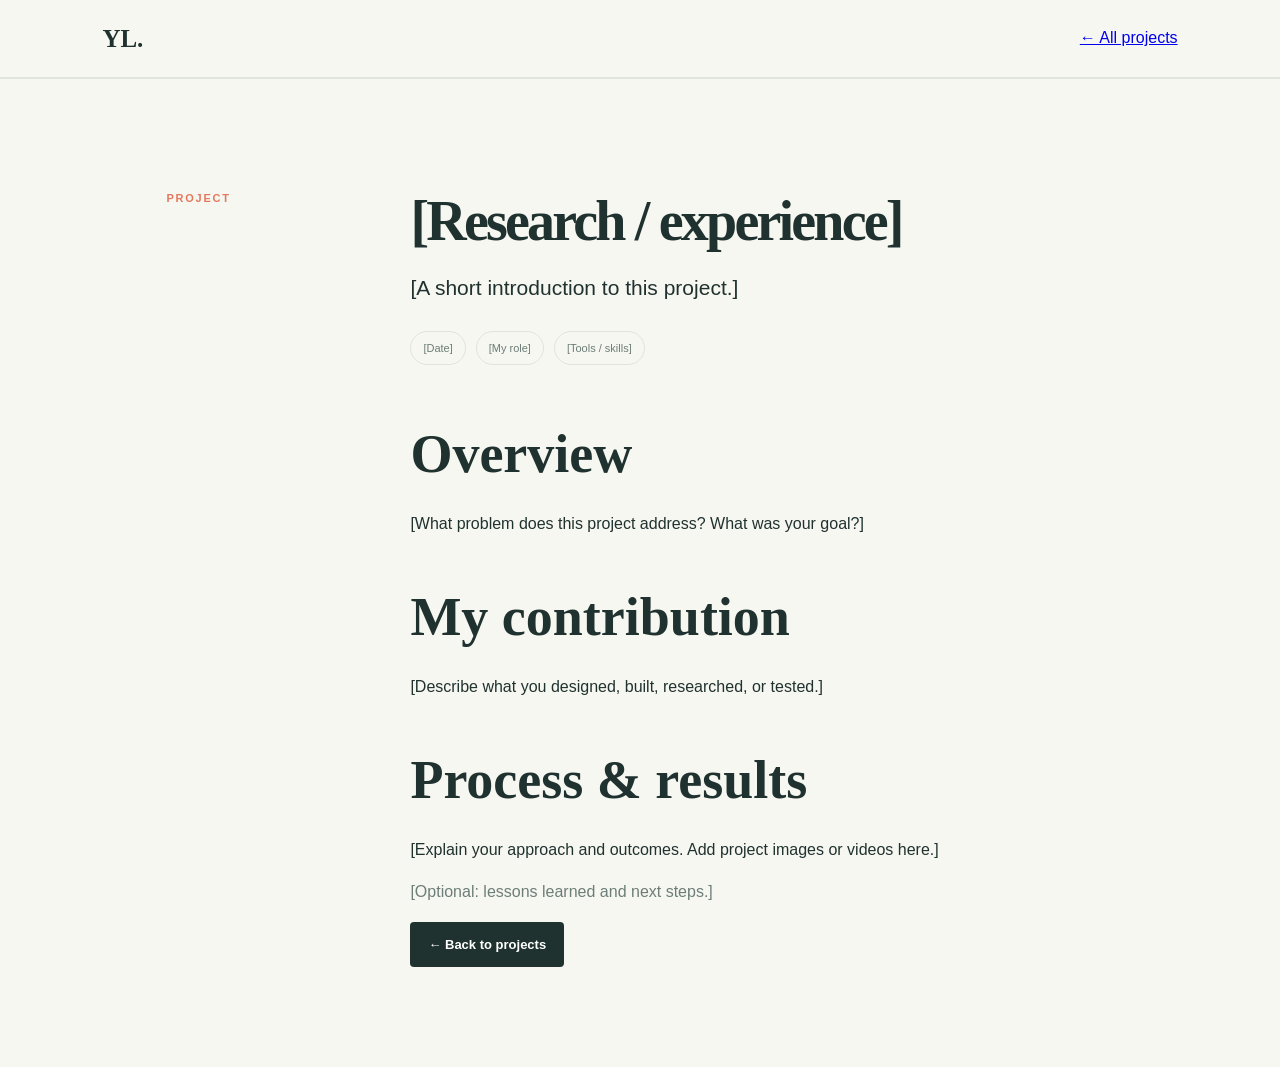
<file: projects/project-two.html>
<!doctype html><html lang="en"><head><meta charset="utf-8"><meta name="viewport" content="width=device-width,initial-scale=1"><title>[Research / experience] · Yujia Li</title><link rel="stylesheet" href="../assets/style.css"></head><body><header class="topbar"><a class="brand" href="../index.html">YL.</a><a href="../index.html#projects">← All projects</a></header><main><section class="section"><div class="section-label">PROJECT</div><div class="section-content"><h1 style="font-size:56px">[Research / experience]</h1><p class="lead">[A short introduction to this project.]</p><div class="tag-list"><span>[Date]</span><span>[My role]</span><span>[Tools / skills]</span></div><h2 style="margin-top:60px">Overview</h2><p>[What problem does this project address? What was your goal?]</p><h2 style="margin-top:50px">My contribution</h2><p>[Describe what you designed, built, researched, or tested.]</p><h2 style="margin-top:50px">Process &amp; results</h2><p>[Explain your approach and outcomes. Add project images or videos here.]</p><p class="muted">[Optional: lessons learned and next steps.]</p><a class="button primary" href="../index.html#projects">← Back to projects</a></div></section></main></body></html>
</file>
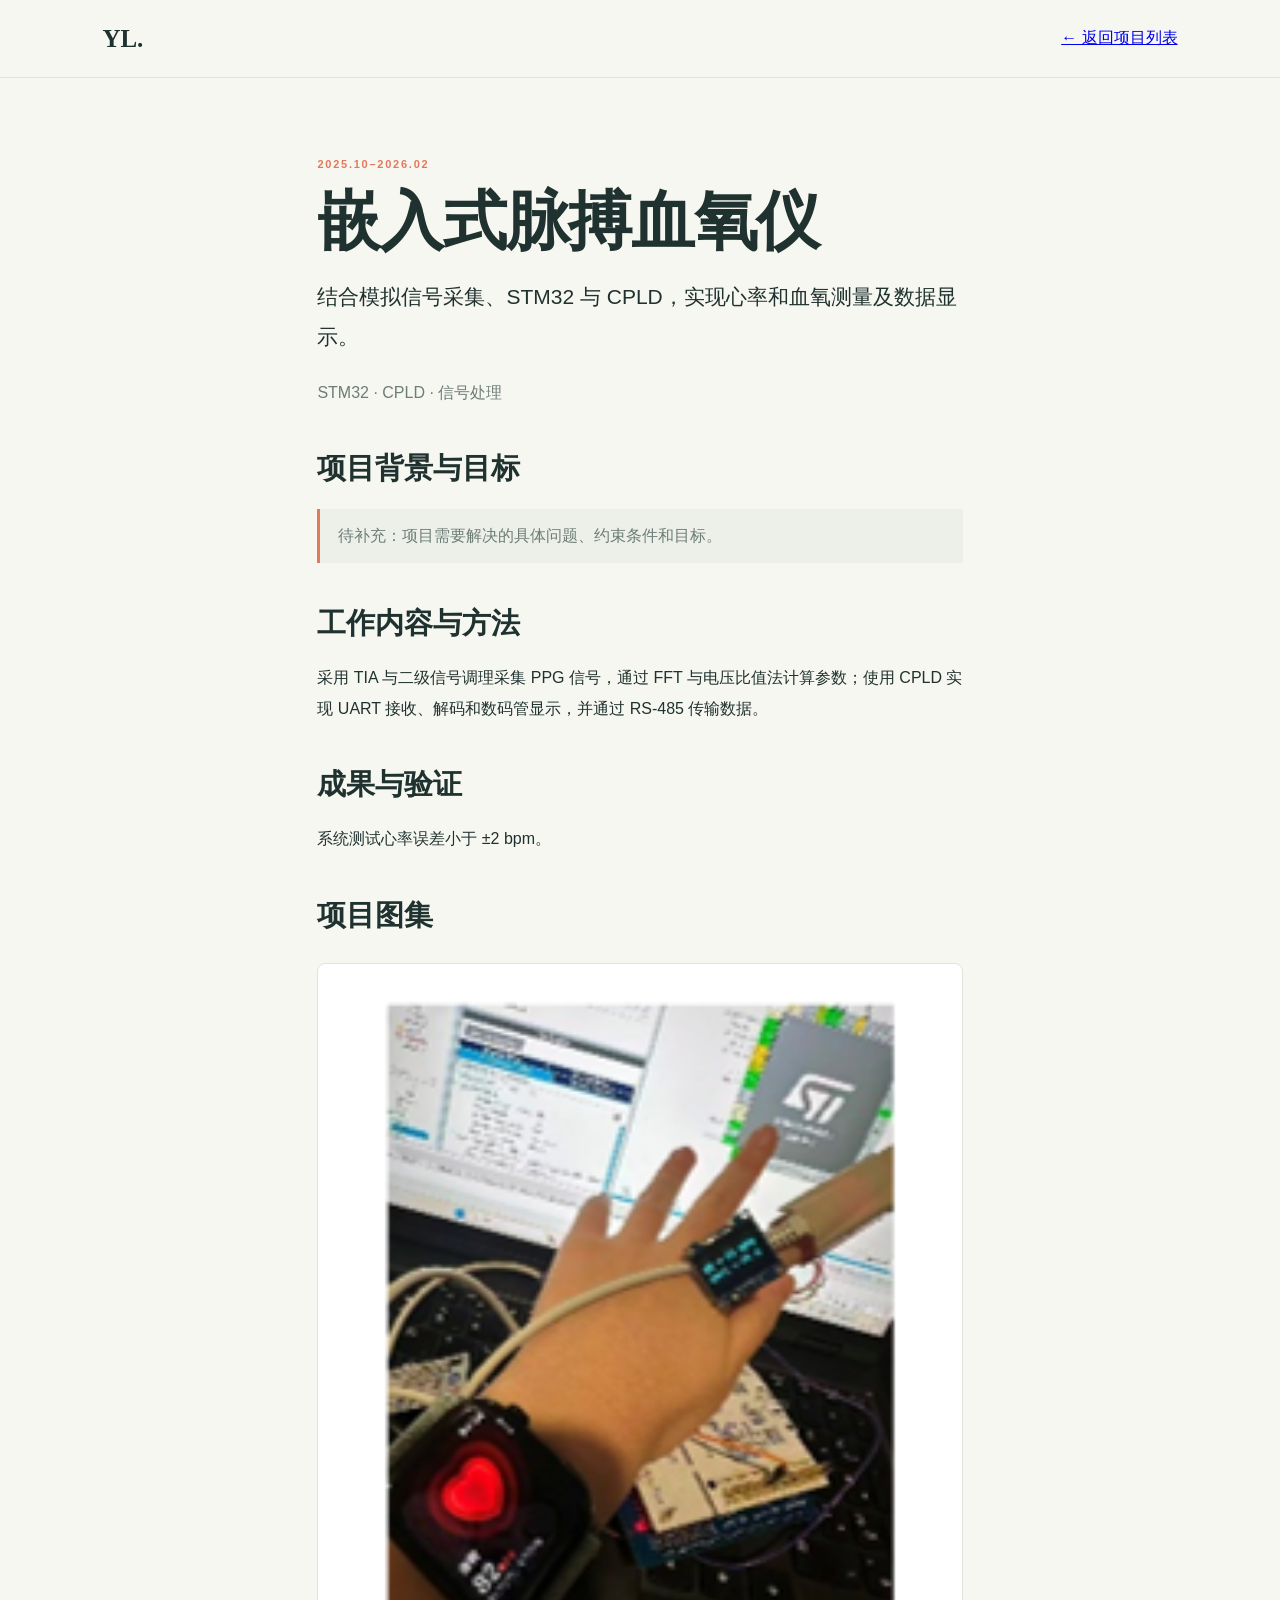
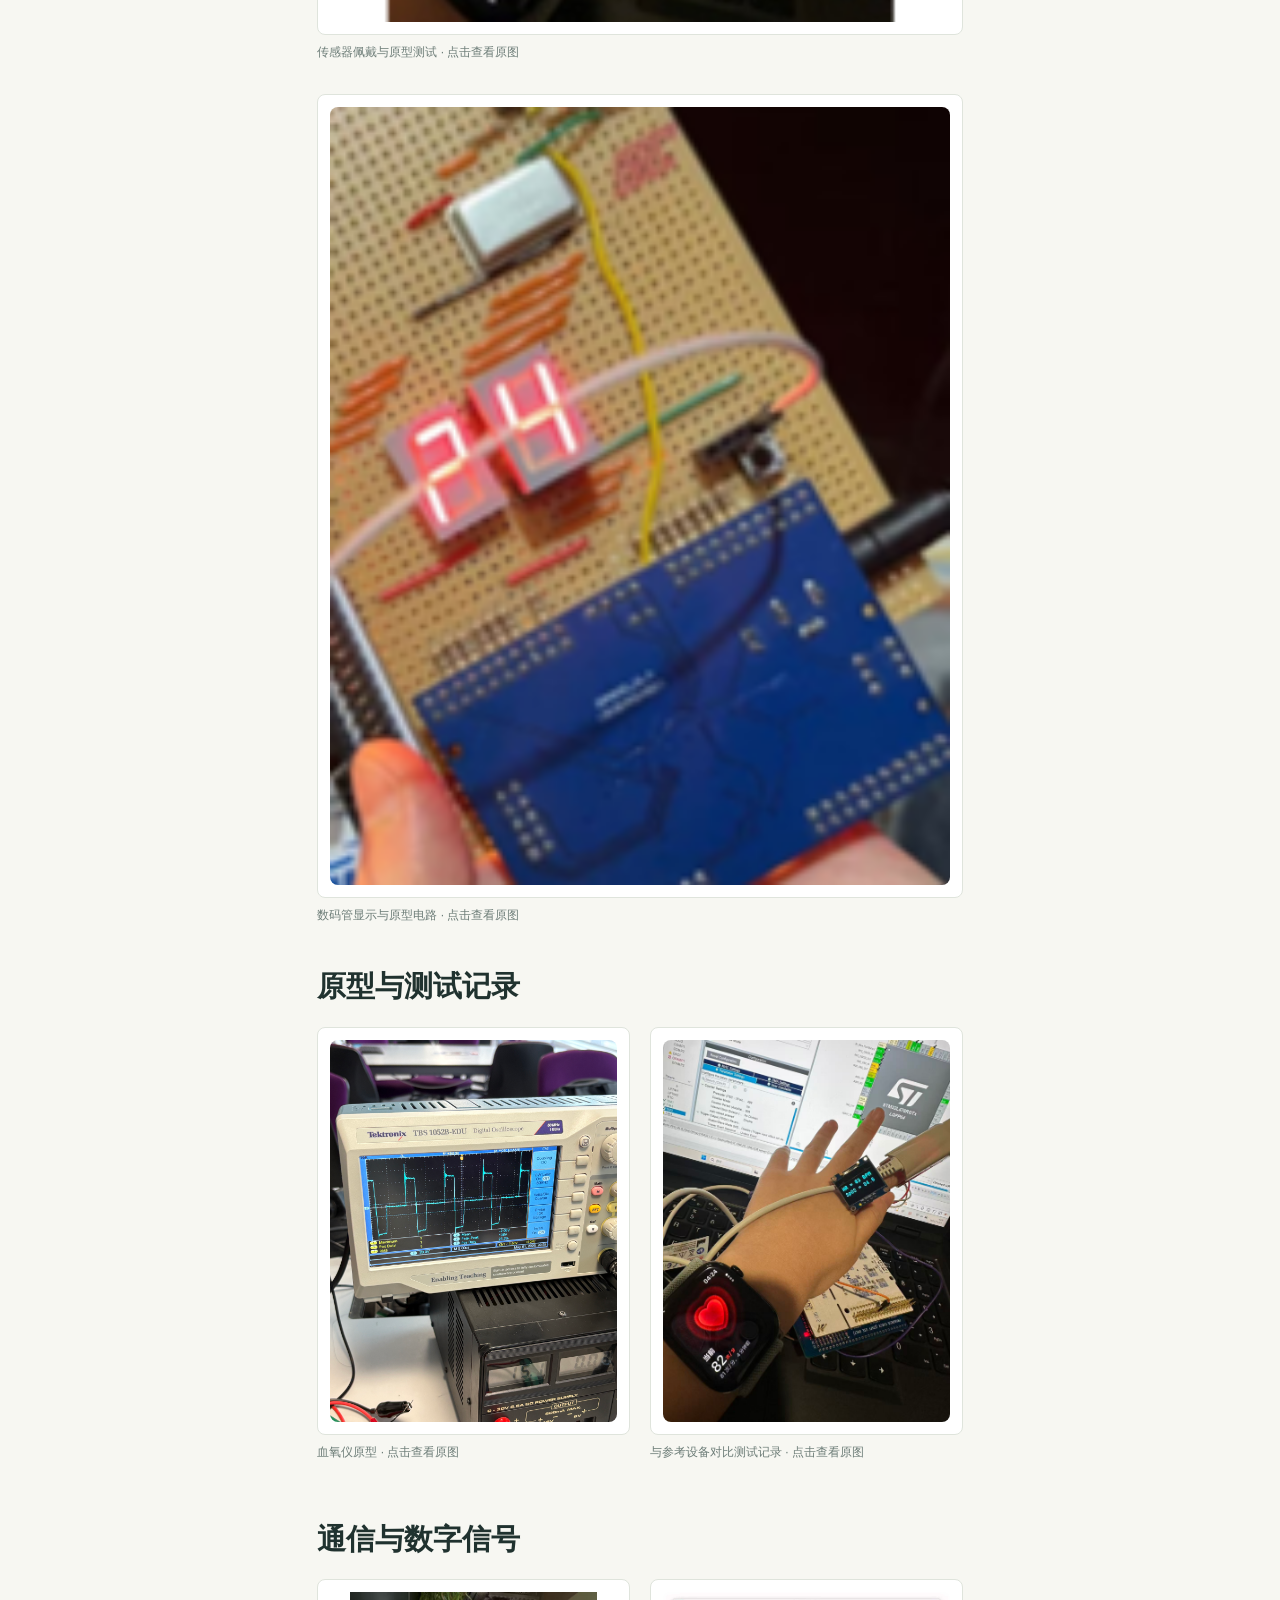
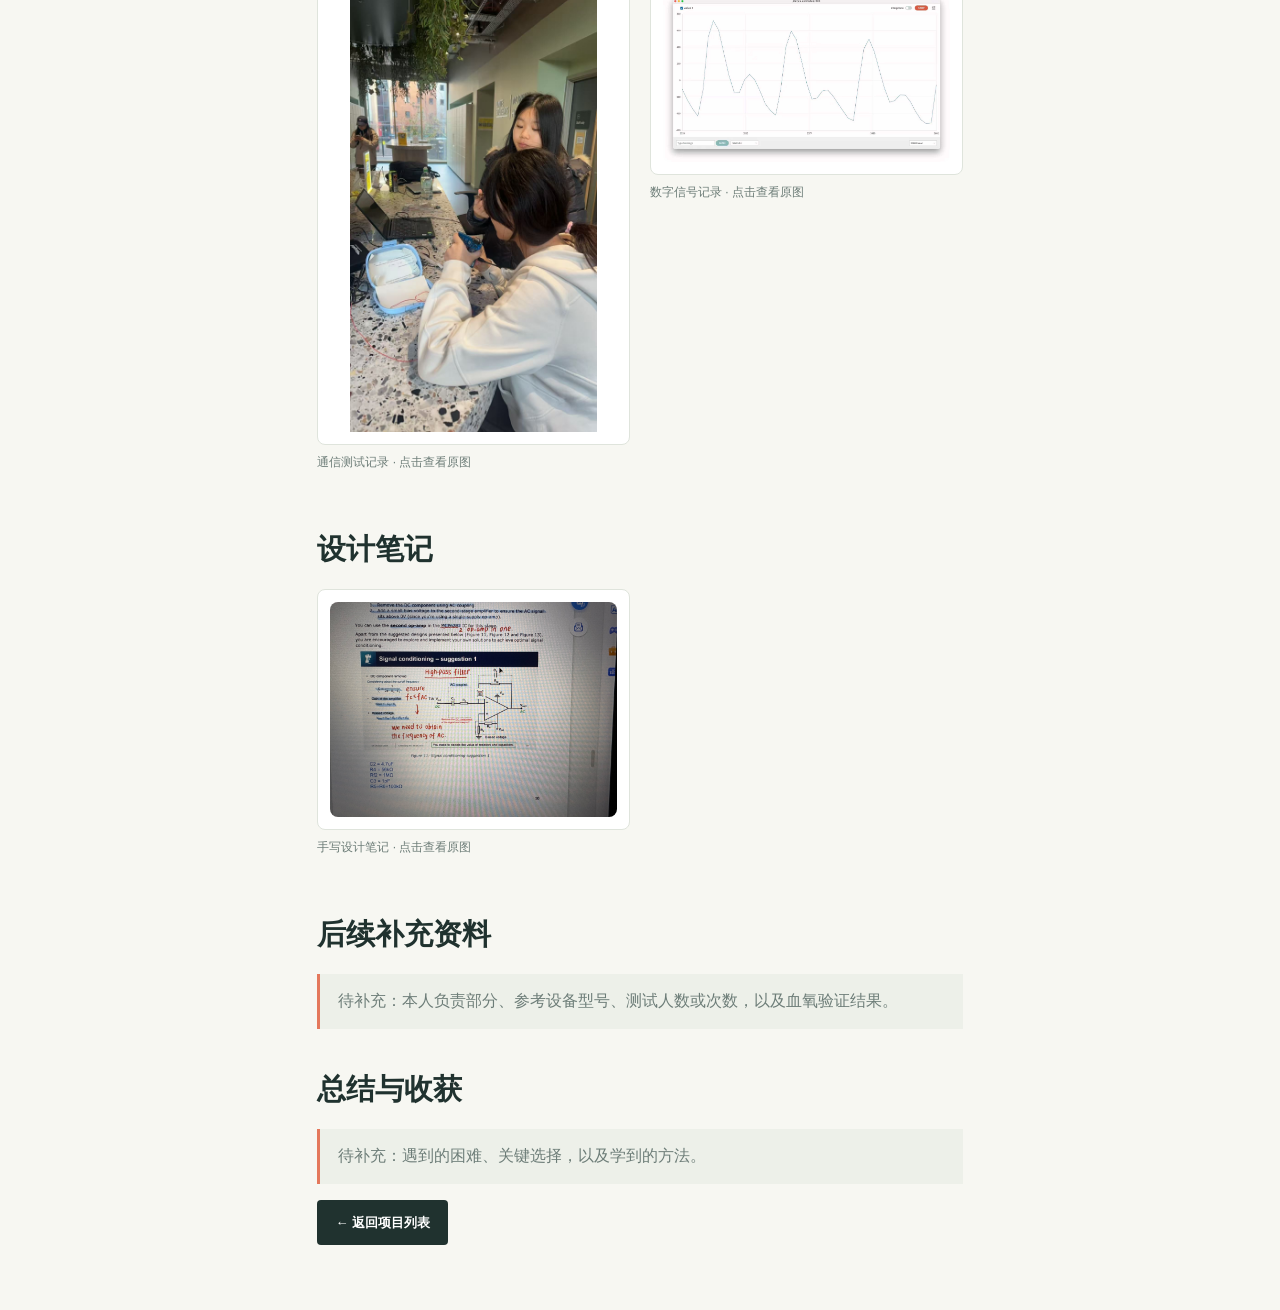
<file: projects/pulse-oximeter.html>
<!doctype html><html lang="zh-CN"><head><meta charset="utf-8"><meta name="viewport" content="width=device-width,initial-scale=1"><title>嵌入式脉搏血氧仪 | Yujia Li</title><link rel="stylesheet" href="../assets/style.css"></head><body><header class="topbar"><a class="brand" href="../index.html">YL.</a><a href="../index.html#projects">← 返回项目列表</a></header><main class="detail"><p class="eyebrow">2025.10–2026.02</p><h1>嵌入式脉搏血氧仪</h1><p class="lead">结合模拟信号采集、STM32 与 CPLD，实现心率和血氧测量及数据显示。</p><p class="muted">STM32 · CPLD · 信号处理</p><h2>项目背景与目标</h2><p class="note">待补充：项目需要解决的具体问题、约束条件和目标。</p><h2>工作内容与方法</h2><p>采用 TIA 与二级信号调理采集 PPG 信号，通过 FFT 与电压比值法计算参数；使用 CPLD 实现 UART 接收、解码和数码管显示，并通过 RS-485 传输数据。</p><h2>成果与验证</h2><p>系统测试心率误差小于 ±2 bpm。</p><h2>项目图集</h2><figure class="project-media"><a href="../assets/pulse-oximeter/sensor-test.png" target="_blank" rel="noopener"><img src="../assets/pulse-oximeter/sensor-test.png" alt="传感器佩戴与原型测试" loading="lazy"></a><figcaption>传感器佩戴与原型测试 · 点击查看原图</figcaption></figure><figure class="project-media"><a href="../assets/pulse-oximeter/display-prototype.png" target="_blank" rel="noopener"><img src="../assets/pulse-oximeter/display-prototype.png" alt="数码管显示与原型电路" loading="lazy"></a><figcaption>数码管显示与原型电路 · 点击查看原图</figcaption></figure><section class="media-section"><h2>原型与测试记录</h2><div class="media-grid"><figure class="project-media"><a href="../assets/pulse-oximeter/pulse%20oximeter.jpg" target="_blank" rel="noopener"><img src="../assets/pulse-oximeter/pulse%20oximeter.jpg" alt="血氧仪原型" loading="lazy"></a><figcaption>血氧仪原型 · 点击查看原图</figcaption></figure><figure class="project-media"><a href="../assets/pulse-oximeter/camparision%20with%20real%20product.jpg" target="_blank" rel="noopener"><img src="../assets/pulse-oximeter/camparision%20with%20real%20product.jpg" alt="与参考设备对比测试记录" loading="lazy"></a><figcaption>与参考设备对比测试记录 · 点击查看原图</figcaption></figure></div></section><section class="media-section"><h2>通信与数字信号</h2><div class="media-grid"><figure class="project-media"><a href="../assets/pulse-oximeter/communication.jpg" target="_blank" rel="noopener"><img src="../assets/pulse-oximeter/communication.jpg" alt="通信测试记录" loading="lazy"></a><figcaption>通信测试记录 · 点击查看原图</figcaption></figure><figure class="project-media"><a href="../assets/pulse-oximeter/digital%20signal.jpg" target="_blank" rel="noopener"><img src="../assets/pulse-oximeter/digital%20signal.jpg" alt="数字信号记录" loading="lazy"></a><figcaption>数字信号记录 · 点击查看原图</figcaption></figure></div></section><section class="media-section"><h2>设计笔记</h2><div class="media-grid"><figure class="project-media"><a href="../assets/pulse-oximeter/handwrite%20note.jpg" target="_blank" rel="noopener"><img src="../assets/pulse-oximeter/handwrite%20note.jpg" alt="手写设计笔记" loading="lazy"></a><figcaption>手写设计笔记 · 点击查看原图</figcaption></figure></div></section><h2>后续补充资料</h2><p class="note">待补充：本人负责部分、参考设备型号、测试人数或次数，以及血氧验证结果。</p><h2>总结与收获</h2><p class="note">待补充：遇到的困难、关键选择，以及学到的方法。</p><a class="button primary" href="../index.html#projects">← 返回项目列表</a></main></body></html>
</file>
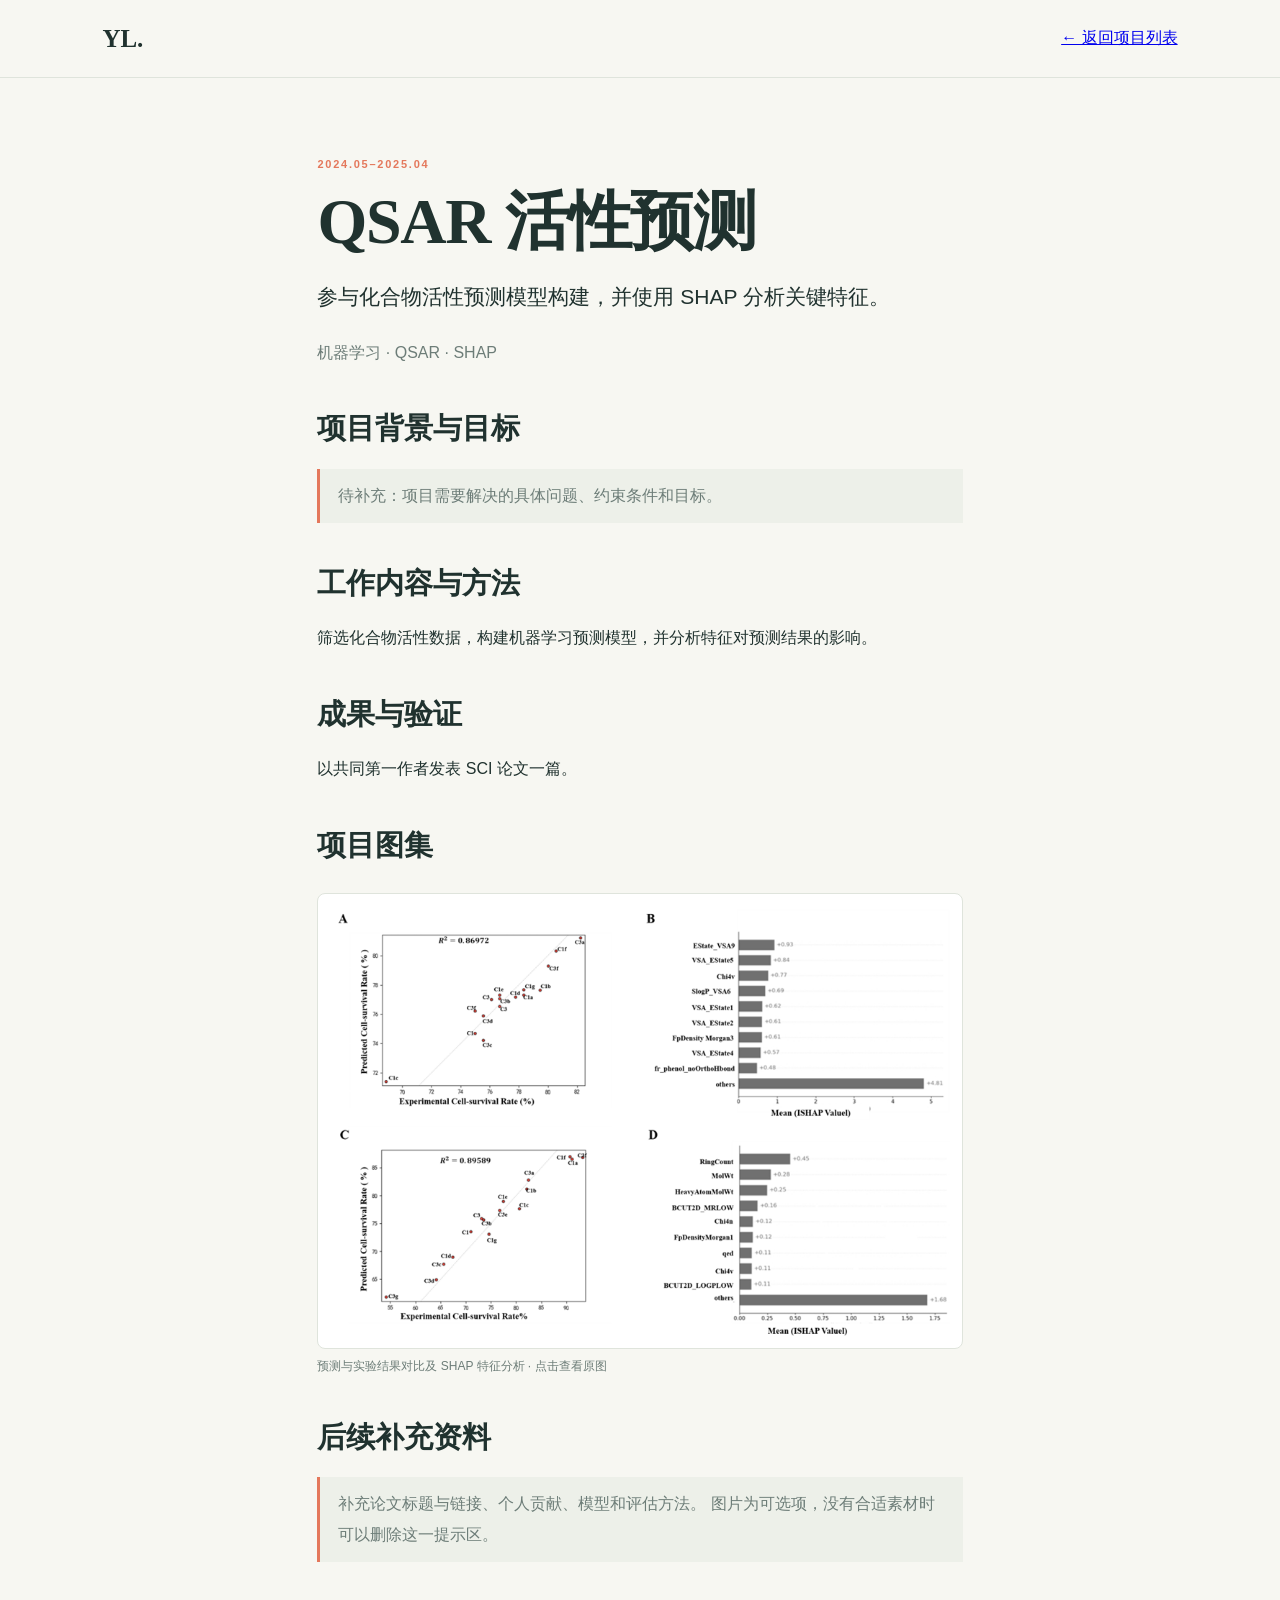
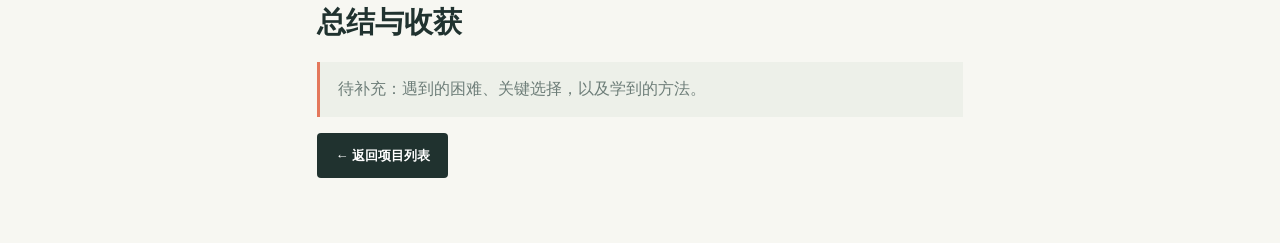
<file: projects/qsar.html>
<!doctype html><html lang="zh-CN"><head><meta charset="utf-8"><meta name="viewport" content="width=device-width,initial-scale=1"><title>QSAR 活性预测 | Yujia Li</title><link rel="stylesheet" href="../assets/style.css"></head><body><header class="topbar"><a class="brand" href="../index.html">YL.</a><a href="../index.html#projects">← 返回项目列表</a></header><main class="detail"><p class="eyebrow">2024.05–2025.04</p><h1>QSAR 活性预测</h1><p class="lead">参与化合物活性预测模型构建，并使用 SHAP 分析关键特征。</p><p class="muted">机器学习 · QSAR · SHAP</p><h2>项目背景与目标</h2><p class="note">待补充：项目需要解决的具体问题、约束条件和目标。</p><h2>工作内容与方法</h2><p>筛选化合物活性数据，构建机器学习预测模型，并分析特征对预测结果的影响。</p><h2>成果与验证</h2><p>以共同第一作者发表 SCI 论文一篇。</p><h2>项目图集</h2><figure class="project-media"><a href="../assets/qsar/prediction-shap.png" target="_blank" rel="noopener"><img src="../assets/qsar/prediction-shap.png" alt="预测与实验结果对比及 SHAP 特征分析" loading="lazy"></a><figcaption>预测与实验结果对比及 SHAP 特征分析 · 点击查看原图</figcaption></figure><h2>后续补充资料</h2><p class="note">补充论文标题与链接、个人贡献、模型和评估方法。 图片为可选项，没有合适素材时可以删除这一提示区。</p><h2>总结与收获</h2><p class="note">待补充：遇到的困难、关键选择，以及学到的方法。</p><a class="button primary" href="../index.html#projects">← 返回项目列表</a></main></body></html>
</file>
<file: assets/style.css>
:root{--ink:#20322f;--muted:#6d7d78;--paper:#f7f7f2;--accent:#e4785c;--line:#dfe4dc;--green:#dce8dc}*{box-sizing:border-box}html{scroll-behavior:smooth}body{margin:0;background:var(--paper);color:var(--ink);font-family:'DM Sans',sans-serif;line-height:1.65}.topbar{height:78px;padding:0 8vw;display:flex;align-items:center;justify-content:space-between;border-bottom:1px solid var(--line)}.brand{font-family:'Playfair Display',serif;font-size:25px;font-weight:700;color:var(--ink);text-decoration:none}.brand span{color:var(--accent)}nav{display:flex;gap:34px}nav a,.lang{font:500 13px 'DM Sans',sans-serif;color:var(--ink);text-decoration:none}nav a:hover,.text-button:hover{color:var(--accent)}.lang{border:1px solid var(--line);background:transparent;border-radius:20px;padding:7px 14px;cursor:pointer}.hero{position:relative;min-height:650px;padding:110px 13vw 100px;display:grid;grid-template-columns:1fr 1fr;align-items:center;gap:7vw}.eyebrow,.section-label,.date{font-size:11px;letter-spacing:.16em;font-weight:700;color:var(--accent)}h1,h2{font-family:'Playfair Display',serif;line-height:1.08}h1{font-size:clamp(68px,9vw,112px);margin:12px 0 20px;letter-spacing:-.05em}h1 span{color:var(--accent)}.intro{font-size:18px;font-weight:600}.hero-note{max-width:460px;color:var(--muted);margin:22px 0 28px}.actions{display:flex;align-items:center;gap:24px}.button{display:inline-block;text-decoration:none;font-size:13px;font-weight:600;border-radius:4px;padding:12px 18px}.primary{background:var(--ink);color:white}.primary:hover{background:var(--accent)}.text-button{color:var(--ink)}.hero-art{height:390px;max-width:390px;width:100%;justify-self:center;position:relative;background:#e8eee5;border-radius:48% 48% 45% 45%;overflow:hidden}.sun{position:absolute;width:170px;height:170px;background:#efb48d;border-radius:50%;top:62px;left:105px}.orbit{position:absolute;border:1px solid rgba(32,50,47,.4);border-radius:50%;transform:rotate(-32deg)}.orbit-one{width:390px;height:150px;left:0;top:130px}.orbit-two{width:380px;height:230px;left:12px;top:95px;transform:rotate(38deg)}.orb{position:absolute;border-radius:50%;background:var(--ink)}.orb-one{width:20px;height:20px;top:96px;right:65px}.orb-two{width:12px;height:12px;bottom:78px;left:70px;background:var(--accent)}.art-caption{position:absolute;bottom:44px;right:35px;font-size:9px;letter-spacing:.15em;line-height:1.6}.scroll-hint{position:absolute;bottom:28px;left:13vw;font-size:9px;letter-spacing:.16em;color:var(--muted)}.scroll-hint span{margin-left:12px;color:var(--accent);font-size:16px}.section{padding:100px 13vw;display:grid;grid-template-columns:180px 1fr;gap:5vw;border-top:1px solid var(--line)}.section-label{padding-top:10px}.section h2,.contact h2{font-size:clamp(36px,5vw,54px);margin:0 0 28px}.section-content{max-width:750px}.lead{font-size:21px;line-height:1.55;max-width:680px}.muted{color:var(--muted)}.tag-list{display:flex;flex-wrap:wrap;gap:10px;margin-top:26px}.tag-list span{padding:7px 12px;border:1px solid var(--line);border-radius:30px;font-size:11px;color:var(--muted)}.timeline-item{display:grid;grid-template-columns:150px 1fr;gap:25px;padding:24px 0;border-top:1px solid var(--line)}.date{color:var(--muted);font-size:10px;padding-top:5px}.timeline-item h3,.project-card h3{margin:0 0 5px;font-size:17px}.timeline-item p{margin:4px 0}.project-grid{display:grid;grid-template-columns:1fr 1fr;gap:18px;margin-top:32px}.project-card{padding:25px;background:#fff;border:1px solid var(--line);min-height:220px}.project-number{color:var(--accent);font-size:11px;letter-spacing:.12em;margin-bottom:22px}.project-card p{font-size:13px;color:var(--muted)}.project-card a{font-size:12px;color:var(--ink);text-decoration:none;font-weight:700}.contact{padding:90px 13vw;background:var(--ink);color:white}.contact .eyebrow{color:#f0a087}.contact p{color:#c4d0ca}.light{background:var(--paper);color:var(--ink);margin-top:16px}footer{padding:25px 8vw;display:flex;justify-content:space-between;gap:20px;font-size:11px;color:var(--muted)}footer a{color:var(--ink);text-decoration:none}@media(max-width:700px){.topbar{padding:0 6vw;height:68px}nav{gap:13px}nav a{font-size:11px}nav a:nth-child(2){display:none}.hero{padding:70px 8vw 90px;grid-template-columns:1fr;gap:40px}.hero-art{height:300px;max-width:300px}.sun{left:65px;top:45px}.orbit-one{left:-45px;top:110px}.orbit-two{left:-35px;top:70px}.scroll-hint{left:8vw}.section{padding:70px 8vw;grid-template-columns:1fr;gap:20px}.timeline-item{grid-template-columns:1fr;gap:6px}.project-grid{grid-template-columns:1fr}.contact{padding:70px 8vw}footer{padding:22px 6vw;flex-wrap:wrap}footer span:nth-child(2){display:none}}

.project-card{min-height:0}.project-grid{grid-template-columns:1fr}.project-card h3{font-size:23px}.project-card .meta{font-size:11px;color:var(--accent)}.note{border-left:3px solid var(--accent);padding:12px 18px;background:#edf0e9;color:var(--muted)}.detail h2{font-size:29px;margin-top:45px}.detail h1{font-size:clamp(36px,6vw,64px);letter-spacing:-.02em}.detail{max-width:850px;margin:auto;padding:65px 8vw}.detail p{line-height:1.9}

.project-cover{display:block;width:100%;aspect-ratio:16/9;object-fit:contain;background:#e8eee5;border-radius:8px}.cover-link{display:block;margin-top:20px}.image-caption,figcaption{font-size:12px;color:var(--muted);margin:8px 0 16px}.project-media{margin:32px 0}.project-media img{display:block;width:100%;height:auto;border-radius:8px}.profile-media{margin:0 0 25px;max-width:280px}.profile-media img{width:100%;display:block;border-radius:8px}

.project-media a{display:block;background:white;border:1px solid var(--line);border-radius:8px;padding:12px}.project-media img{max-height:780px;object-fit:contain;background:white}.project-cover{max-height:360px;background:white}.project-media a:hover{border-color:var(--accent)}

.media-grid{display:grid;grid-template-columns:repeat(2,minmax(0,1fr));gap:20px;align-items:start}.media-grid .project-media{margin:0}.media-section{margin:45px 0}.media-grid img{max-height:440px;object-fit:contain}.project-media video{display:block;width:100%;max-height:600px;background:#15201e;border-radius:8px}@media(max-width:700px){.media-grid{grid-template-columns:1fr}}
</file>
